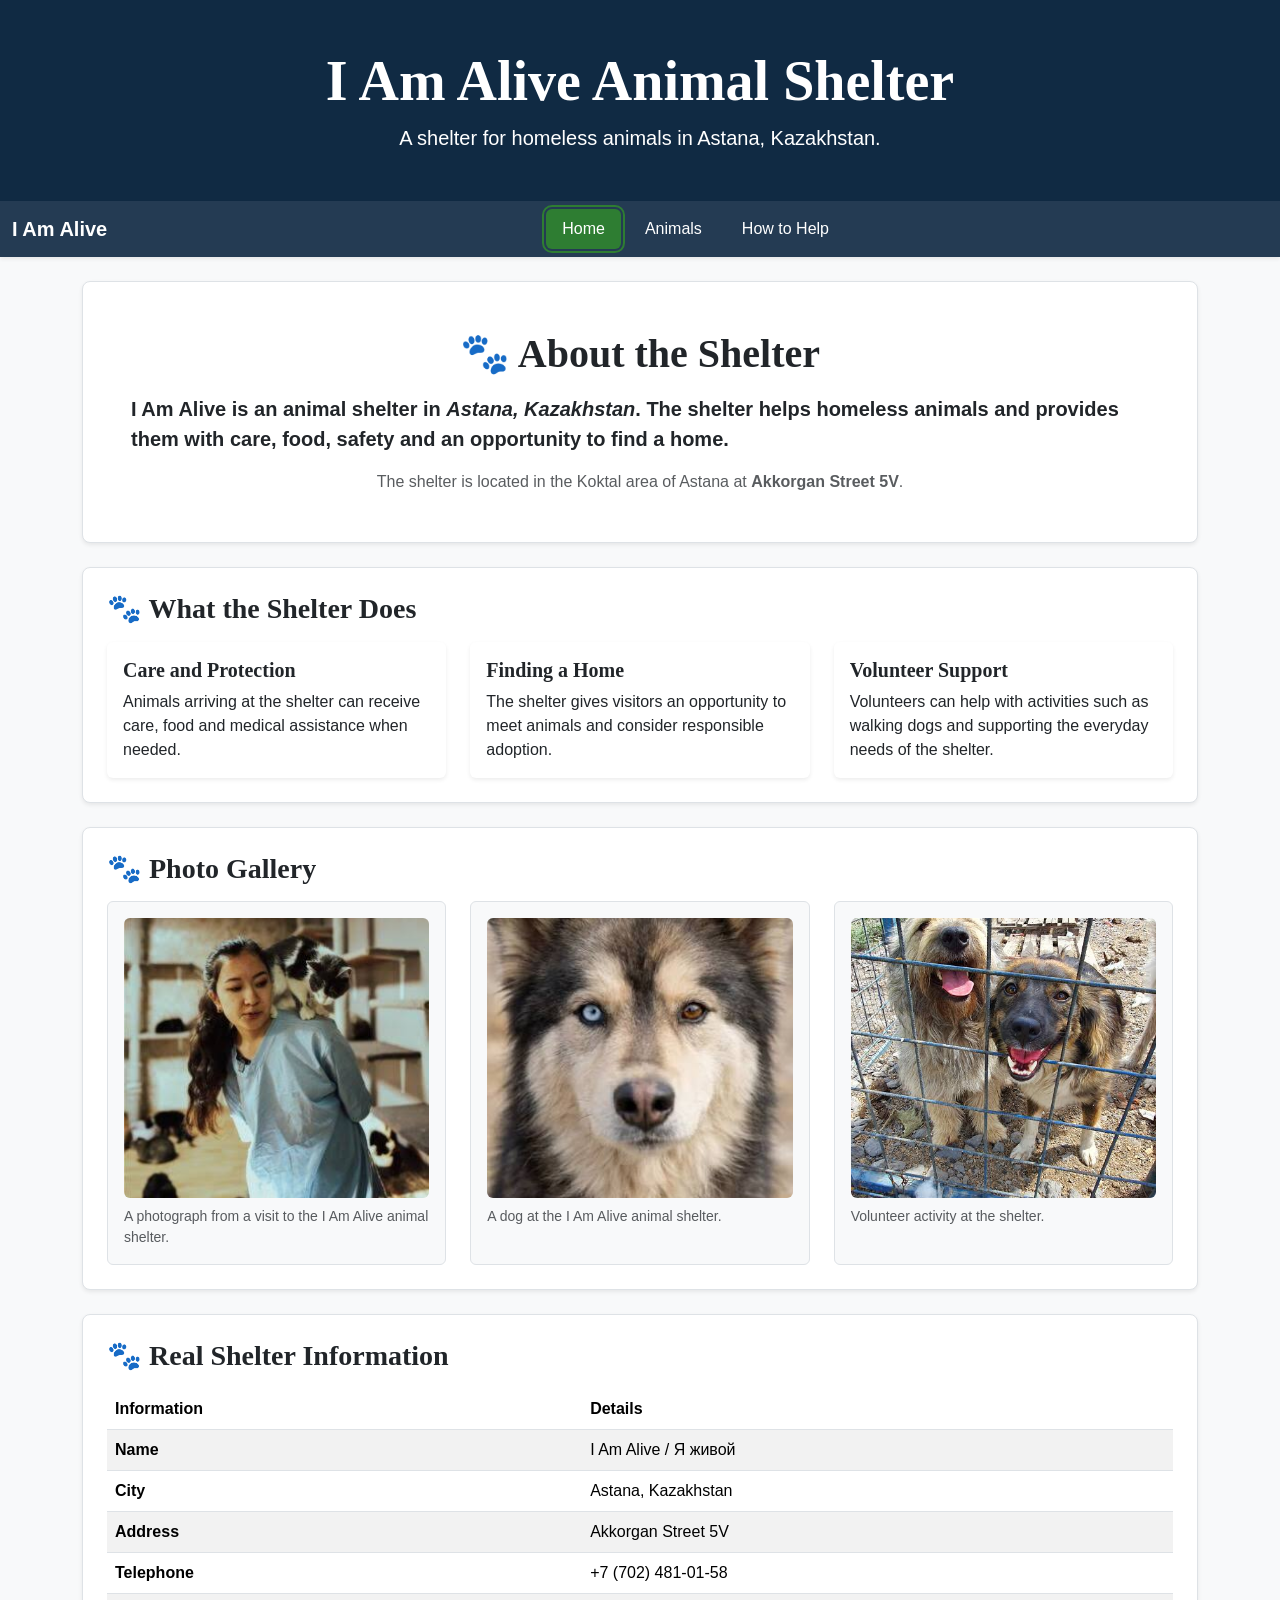
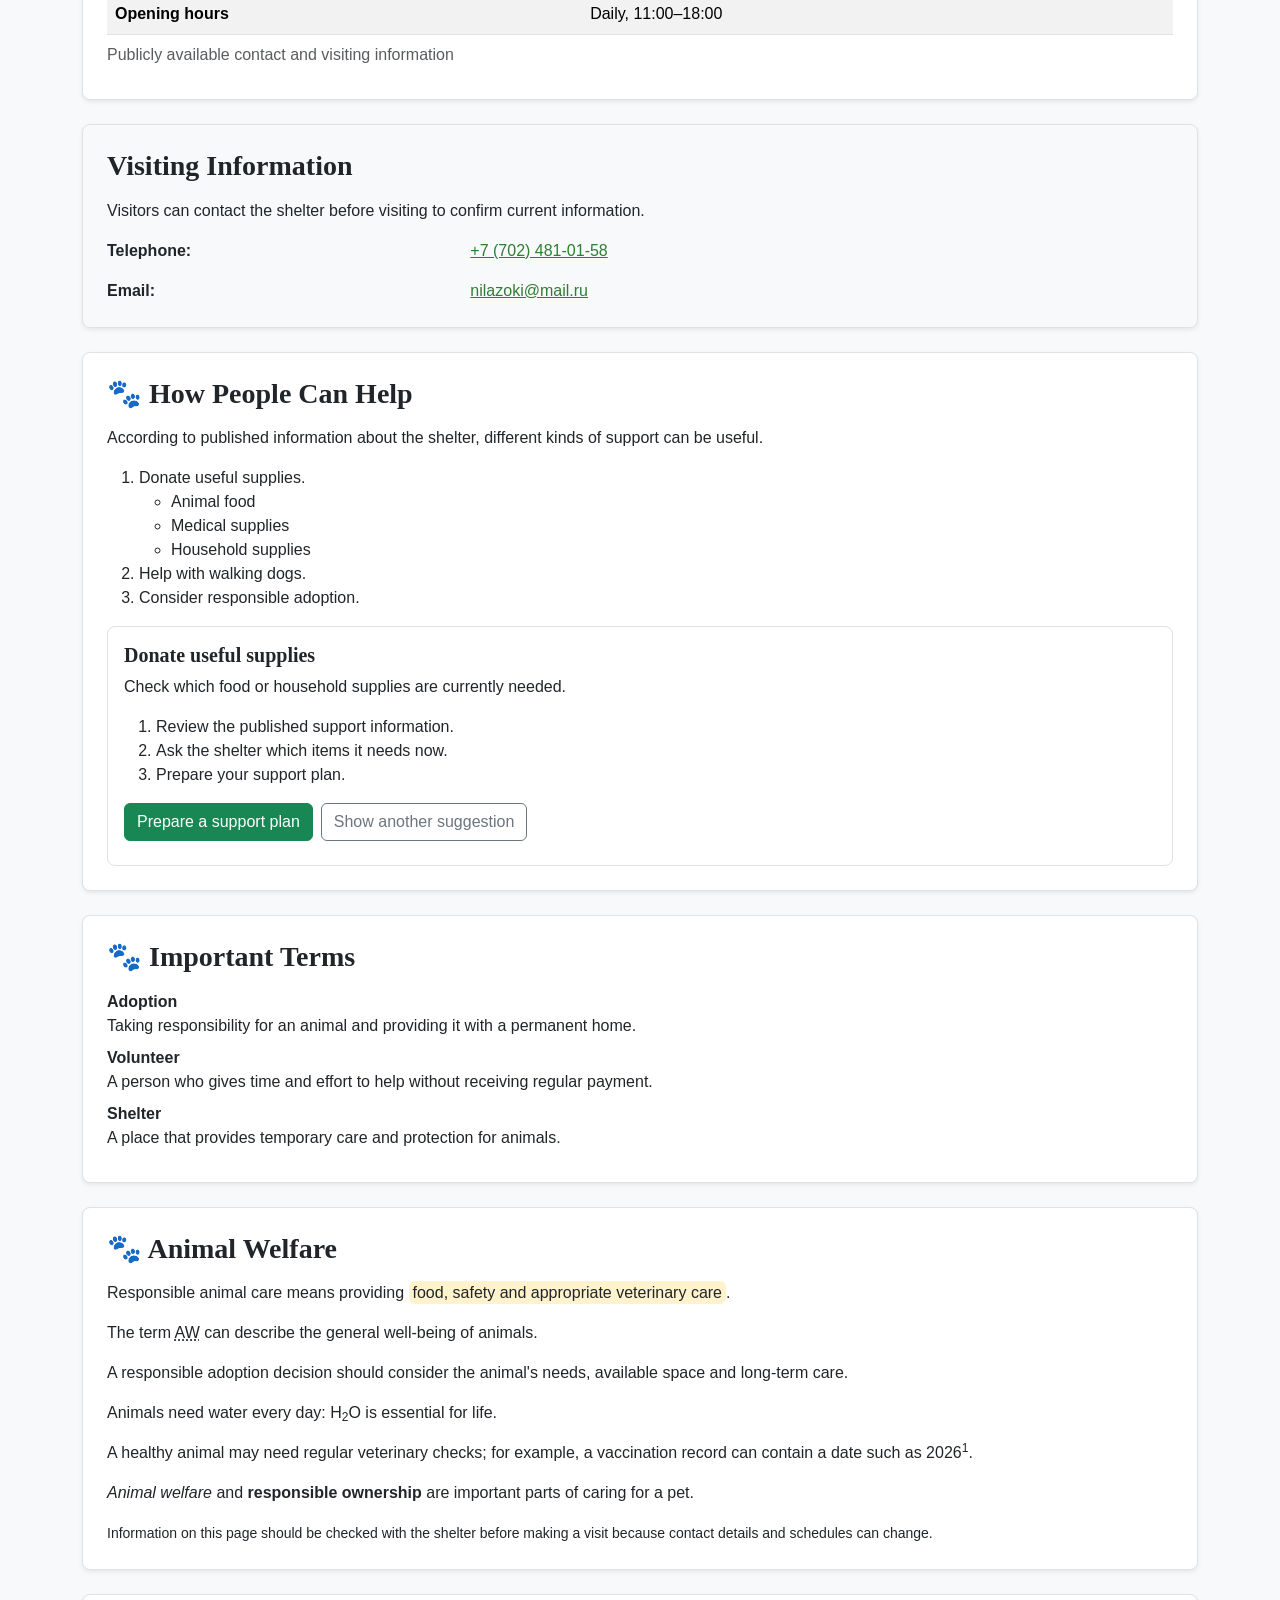
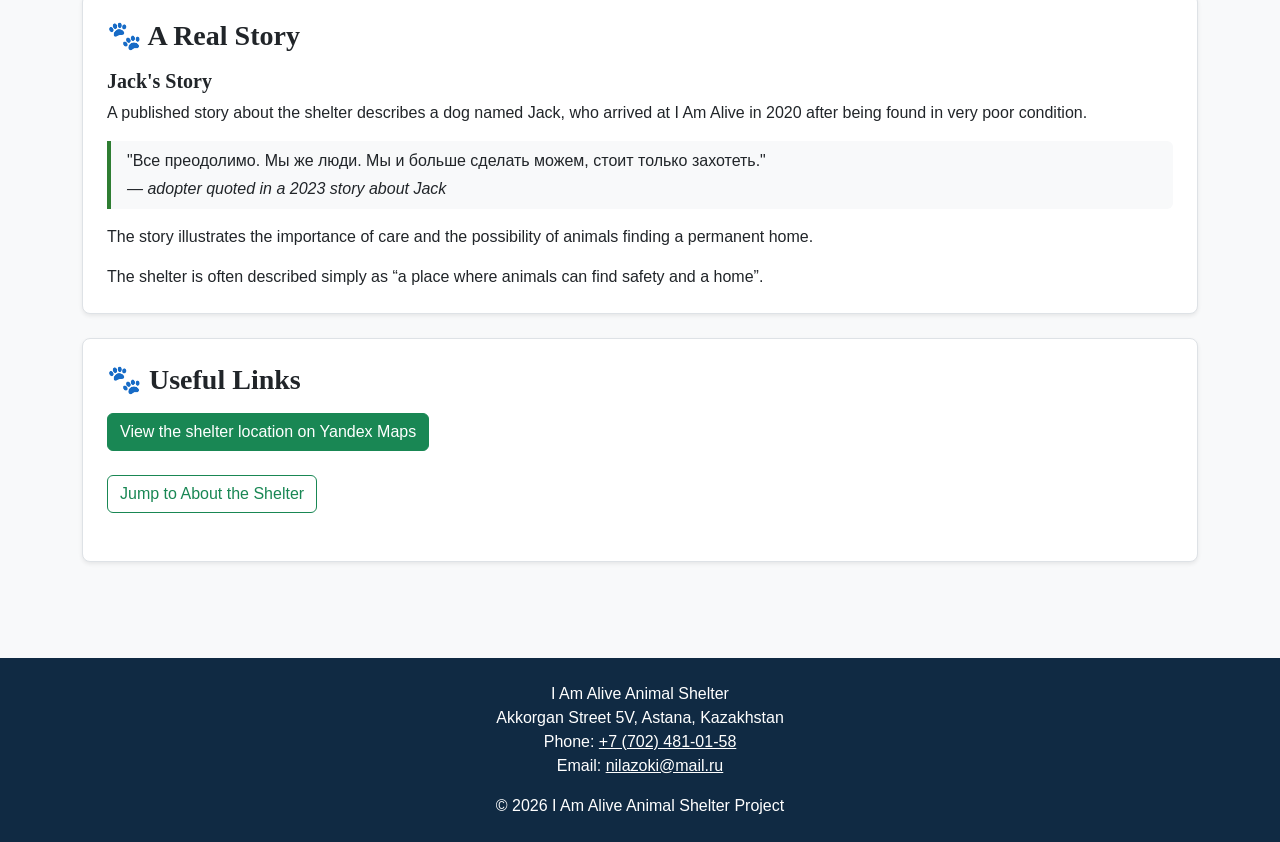
<file: index.html>
<!DOCTYPE html>
<html lang="en">
<head>
  <meta charset="utf-8"/>
  <meta content="width=device-width, initial-scale=1.0" name="viewport"/>
  <meta content="Information about I Am Alive animal shelter in Astana, Kazakhstan." name="description"/>
  <meta content="Bekkazy Bekarys" name="author"/>
  <!-- Author: Bekkazy Bekarys -->
  <title>I Am Alive Animal Shelter — Astana</title>

  <!-- Bootstrap 5.3.8 via CDN -->
  <link href="https://cdn.jsdelivr.net/npm/bootstrap@5.3.8/dist/css/bootstrap.min.css" rel="stylesheet"/>
  <link href="css/base.css" rel="stylesheet"/>
  <link href="css/bekarys.css" rel="stylesheet"/>
</head>

<body class="bg-light text-dark">

  <header class="bg-primary text-white text-center py-5" id="top">
    <h1 class="display-4 fw-bold mb-2">
      I Am Alive Animal Shelter
    </h1>
    <p class="lead mb-0 d-none d-md-block">
      A shelter for homeless animals in Astana, Kazakhstan.
    </p>
  </header>

  <nav aria-label="Main navigation" class="navbar navbar-expand-md navbar-dark bg-secondary shadow-sm">
    <!-- container-fluid keeps the navigation background and controls full width. -->
    <div class="container-fluid">
      <a class="navbar-brand fw-bold" href="index.html">
        I Am Alive
      </a>

      <button aria-controls="mainNavbar" aria-expanded="false" aria-label="Toggle navigation" class="navbar-toggler" id="navbar-toggle" data-bs-target="#mainNavbar" data-bs-toggle="collapse" type="button">
        <span class="navbar-toggler-icon"></span>
      </button>

      <div class="collapse navbar-collapse" id="mainNavbar">
        <ul class="navbar-nav mx-auto mb-2 mb-md-0 gap-md-2">
          <li class="nav-item">
            <a aria-current="page" class="nav-link px-md-3 active" href="index.html">Home</a>
          </li>
          <li class="nav-item">
            <a class="nav-link px-md-3" href="animals.html">Animals</a>
          </li>
          <li class="nav-item">
            <a class="nav-link px-md-3" href="help.html">How to Help</a>
          </li>
         
        </ul>
      </div>
    </div>
  </nav>

  <!-- container keeps the page content readable and centered on larger screens. -->
  <main class="container py-4">

    <section class="hero-section bg-white border rounded-3 shadow-sm p-4 mb-4 text-center p-md-5" id="about">
      <h2 class="display-6 fw-bold mb-3">
        About the Shelter
      </h2>
      <p class="lead fw-semibold text-center text-md-start">
        <strong>I Am Alive</strong> is an animal shelter in <em>Astana, Kazakhstan</em>. The shelter helps homeless animals and provides them with care, food, safety and an opportunity to find a home.
      </p>
      <p class="text-muted mb-0">
        The shelter is located in the Koktal area of Astana at <b>Akkorgan Street 5V</b>.
      </p>
    </section>

    <section class="service-grid bg-white border rounded-3 shadow-sm p-4 mb-4">
      <!-- Bootstrap component: cards. Adapted to the three shelter services with responsive grid columns. -->
      <h2 class="h3 fw-bold mb-3">
        What the Shelter Does
      </h2>

      <div class="row g-4">
        <div class="col-12 col-md-6 col-lg-4">
          <article class="service-card card h-100 shadow-sm border-0">
            <div class="card-body">
              <h3 class="h5 fw-semibold">
                Care and Protection
              </h3>
              <p class="mb-0">
                Animals arriving at the shelter can receive care, food and medical assistance when needed.
              </p>
            </div>
          </article>
        </div>

        <div class="col-12 col-md-6 col-lg-4">
          <article class="service-card card h-100 shadow-sm border-0">
            <div class="card-body">
              <h3 class="h5 fw-semibold">
                Finding a Home
              </h3>
              <p class="mb-0">
                The shelter gives visitors an opportunity to meet animals and consider responsible adoption.
              </p>
            </div>
          </article>
        </div>

        <div class="col-12 col-md-6 col-lg-4">
          <article class="service-card card h-100 shadow-sm border-0">
            <div class="card-body">
              <h3 class="h5 fw-semibold">
                Volunteer Support
              </h3>
              <p class="mb-0">
                Volunteers can help with activities such as walking dogs and supporting the everyday needs of the shelter.
              </p>
            </div>
          </article>
        </div>
      </div>
    </section>

    <section class="photo-gallery bg-white border rounded-3 shadow-sm p-4 mb-4">
      <h2 class="h3 fw-bold mb-3">
        Photo Gallery
      </h2>

      <div class="row g-4 align-items-stretch">
        <div class="col-12 col-md-6 col-lg-4">
          <figure class="gallery-item h-100 mb-0 bg-light border rounded p-3">
            <img alt="Dog and visitor during a visit to the I Am Alive animal shelter in Astana" class="img-fluid rounded" src="images/dog-volunteer.jpeg" width="500"/>
            <figcaption class="small text-muted mt-2 text-center text-md-start">
              A photograph from a visit to the I Am Alive animal shelter.
            </figcaption>
          </figure>
        </div>

        <div class="col-12 col-md-6 col-lg-4">
          <figure class="gallery-item h-100 mb-0 bg-light border rounded p-3">
            <img alt="Dog staying at the I Am Alive animal shelter in Astana" class="img-fluid rounded" src="images/shelter-dog.jpeg" width="500"/>
            <figcaption class="small text-muted mt-2 text-center text-md-start">
              A dog at the I Am Alive animal shelter.
            </figcaption>
          </figure>
        </div>

        <div class="col-12 col-md-6 col-lg-4">
          <figure class="gallery-item h-100 mb-0 bg-light border rounded p-3">
            <img alt="Volunteer walking a dog from the I Am Alive animal shelter" class="img-fluid rounded" src="images/dog-walk.jpeg" width="500"/>
            <figcaption class="small text-muted mt-2 text-center text-md-start">
              Volunteer activity at the shelter.
            </figcaption>
          </figure>
        </div>
      </div>
    </section>

    <section class="table-section bg-white border rounded-3 shadow-sm p-4 mb-4">
      <h2 class="h3 fw-bold mb-3">
        Real Shelter Information
      </h2>

      <div class="table-responsive">
        <table class="table table-striped table-hover align-middle mb-0">
          <caption>Publicly available contact and visiting information</caption>
          <thead>
            <tr>
              <th scope="col">Information</th>
              <th scope="col">Details</th>
            </tr>
          </thead>
          <tbody>
            <tr>
              <th scope="row">Name</th>
              <td>I Am Alive / Я живой</td>
            </tr>
            <tr>
              <th scope="row">City</th>
              <td>Astana, Kazakhstan</td>
            </tr>
            <tr>
              <th scope="row">Address</th>
              <td>Akkorgan Street 5V</td>
            </tr>
            <tr>
              <th scope="row">Telephone</th>
              <td>+7 (702) 481-01-58</td>
            </tr>
            <tr>
              <th scope="row">Opening hours</th>
              <td>Daily, 11:00–18:00</td>
            </tr>
          </tbody>
        </table>
      </div>
    </section>

    <aside class="contact-box border rounded-3 shadow-sm p-4 mb-4">
      <h2 class="h3 fw-bold mb-3">
        Visiting Information
      </h2>
      <p>
        Visitors can contact the shelter before visiting to confirm current information.
      </p>

      <div class="row g-3">
        <div class="col-12">
          <div class="row">
            <div class="col-sm-4 fw-semibold">Telephone:</div>
            <div class="col-sm-8">
              <a href="tel:+77024810158">+7 (702) 481-01-58</a>
            </div>
          </div>
        </div>
        <div class="col-12">
          <div class="row">
            <div class="col-sm-4 fw-semibold">Email:</div>
            <div class="col-sm-8">
              <a href="mailto:nilazoki@mail.ru">nilazoki@mail.ru</a>
            </div>
          </div>
        </div>
      </div>
    </aside>

    <section class="help-options bg-white border rounded-3 shadow-sm p-4 mb-4">
      <h2 class="h3 fw-bold mb-3">
        How People Can Help
      </h2>
      <p>
        According to published information about the shelter, different kinds of support can be useful.
      </p>

      <ol start="1">
        <li>
          Donate useful supplies.
          <ul>
            <li>Animal food</li>
            <li>Medical supplies</li>
            <li>Household supplies</li>
          </ul>
        </li>
        <li>Help with walking dogs.</li>
        <li>Consider responsible adoption.</li>
      </ol>
    </section>

    <section class="terms-section bg-white border rounded-3 shadow-sm p-4 mb-4">
      <h2 class="h3 fw-bold mb-3">
        Important Terms
      </h2>

      <dl class="mb-0">
        <dt>Adoption</dt>
        <dd>Taking responsibility for an animal and providing it with a permanent home.</dd>

        <dt>Volunteer</dt>
        <dd>A person who gives time and effort to help without receiving regular payment.</dd>

        <dt>Shelter</dt>
        <dd>A place that provides temporary care and protection for animals.</dd>
      </dl>
    </section>

    <section class="welfare-section bg-white border rounded-3 shadow-sm p-4 mb-4">
      <h2 class="h3 fw-bold mb-3">
        Animal Welfare
      </h2>

      <p>
        Responsible animal care means providing <mark class="px-1 rounded">food, safety and appropriate veterinary care</mark>.
      </p>
      <p>
        The term <abbr title="Animal Welfare">AW</abbr> can describe the general well-being of animals.
      </p>
      <p>
        A responsible adoption decision should consider the animal's needs, available space and long-term care.
      </p>
      <p>
        Animals need water every day: H<sub>2</sub>O is essential for life.
      </p>
      <p>
        A healthy animal may need regular veterinary checks; for example, a vaccination record can contain a date such as 2026<sup>1</sup>.
      </p>
      <p>
        <i>Animal welfare</i> and <b>responsible ownership</b> are important parts of caring for a pet.
      </p>
      <p class="mb-0">
        <small>
          Information on this page should be checked with the shelter before making a visit because contact details and schedules can change.
        </small>
      </p>
    </section>

    <section class="story-section bg-white border rounded-3 shadow-sm p-4 mb-4">
      <h2 class="h3 fw-bold mb-3">
        A Real Story
      </h2>

      <article>
        <h3 class="h5 fw-semibold">
          Jack's Story
        </h3>
        <p>
          A published story about the shelter describes a dog named Jack, who arrived at I Am Alive in 2020 after being found in very poor condition.
        </p>

        <blockquote class="border-start border-success border-4 ps-3 py-2 bg-light rounded-end">
          <p class="mb-1">
            "Все преодолимо. Мы же люди. Мы и больше сделать можем, стоит только захотеть."
          </p>
          <cite>— adopter quoted in a 2023 story about Jack</cite>
        </blockquote>

        <p>
          The story illustrates the importance of care and the possibility of animals finding a permanent home.
        </p>
        <p class="mb-0">
          The shelter is often described simply as <q>a place where animals can find safety and a home</q>.
        </p>
      </article>
    </section>

    <section class="html-demo bg-white border rounded-3 shadow-sm p-4 mb-4">
      <h2 class="h3 fw-bold mb-3">
        HTML Demonstration
      </h2>
      <p>
        The page uses HTML elements such as <code>&lt;section&gt;</code> and <code>&lt;article&gt;</code> to organize information.
      </p>

      <pre class="bg-light border rounded p-3 overflow-auto">&lt;section&gt;
    &lt;h2&gt;About the Shelter&lt;/h2&gt;
    &lt;p&gt;Information about the shelter.&lt;/p&gt;
&lt;/section&gt;</pre>

      <p>
        To open the browser's developer tools, a user can press <kbd>F12</kbd>.
      </p>
      <p>
        A successful command may produce output similar to: <samp>HTML document loaded</samp>.
      </p>

      <hr/>

      <p>
        The shelter project uses basic HTML &amp; semantic structure. The page does not use CSS &lt; or &gt; JavaScript.
      </p>
      <p class="mb-0">
        Useful entities include: &copy; &amp; &lt; &gt;
      </p>
    </section>

    <section class="links-section bg-white border rounded-3 shadow-sm p-4 mb-4">
      <h2 class="h3 fw-bold mb-3">
        Useful Links
      </h2>
      <p>
        <a class="btn btn-success me-2 mb-2" href="https://yandex.kz/maps/ru/org/ya_zhivoy/231771024536/" rel="noopener noreferrer" target="_blank">
          View the shelter location on Yandex Maps
        </a>
      </p>
      <p>
        <a class="btn btn-outline-success me-2 mb-2" href="#about">
          Jump to About the Shelter
        </a>
      </p>
      <p class="mb-0">
        <a class="btn btn-secondary btn-sm mb-2" href="#top">
          Return to the top of the page
        </a>
      </p>
    </section>

  </main>

  <footer class="bg-primary text-white text-center py-4 mt-5">
    <address>
      I Am Alive Animal Shelter<br/>
      Akkorgan Street 5V, Astana, Kazakhstan<br/>
      Phone: <a class="text-white" href="tel:+77024810158">+7 (702) 481-01-58</a><br/>
      Email: <a class="text-white" href="mailto:nilazoki@mail.ru">nilazoki@mail.ru</a>
    </address>
    <p class="mb-0">&copy; 2026 I Am Alive Animal Shelter Project</p>
  </footer>

  <script src="js/main.js" defer></script>
  <script src="js/index.js" defer></script>
  <!-- Bootstrap 5.3.8 JavaScript bundle for responsive components such as the navbar toggler. -->
  <script src="https://cdn.jsdelivr.net/npm/bootstrap@5.3.8/dist/js/bootstrap.bundle.min.js"></script>

</body>
</html>
</file>
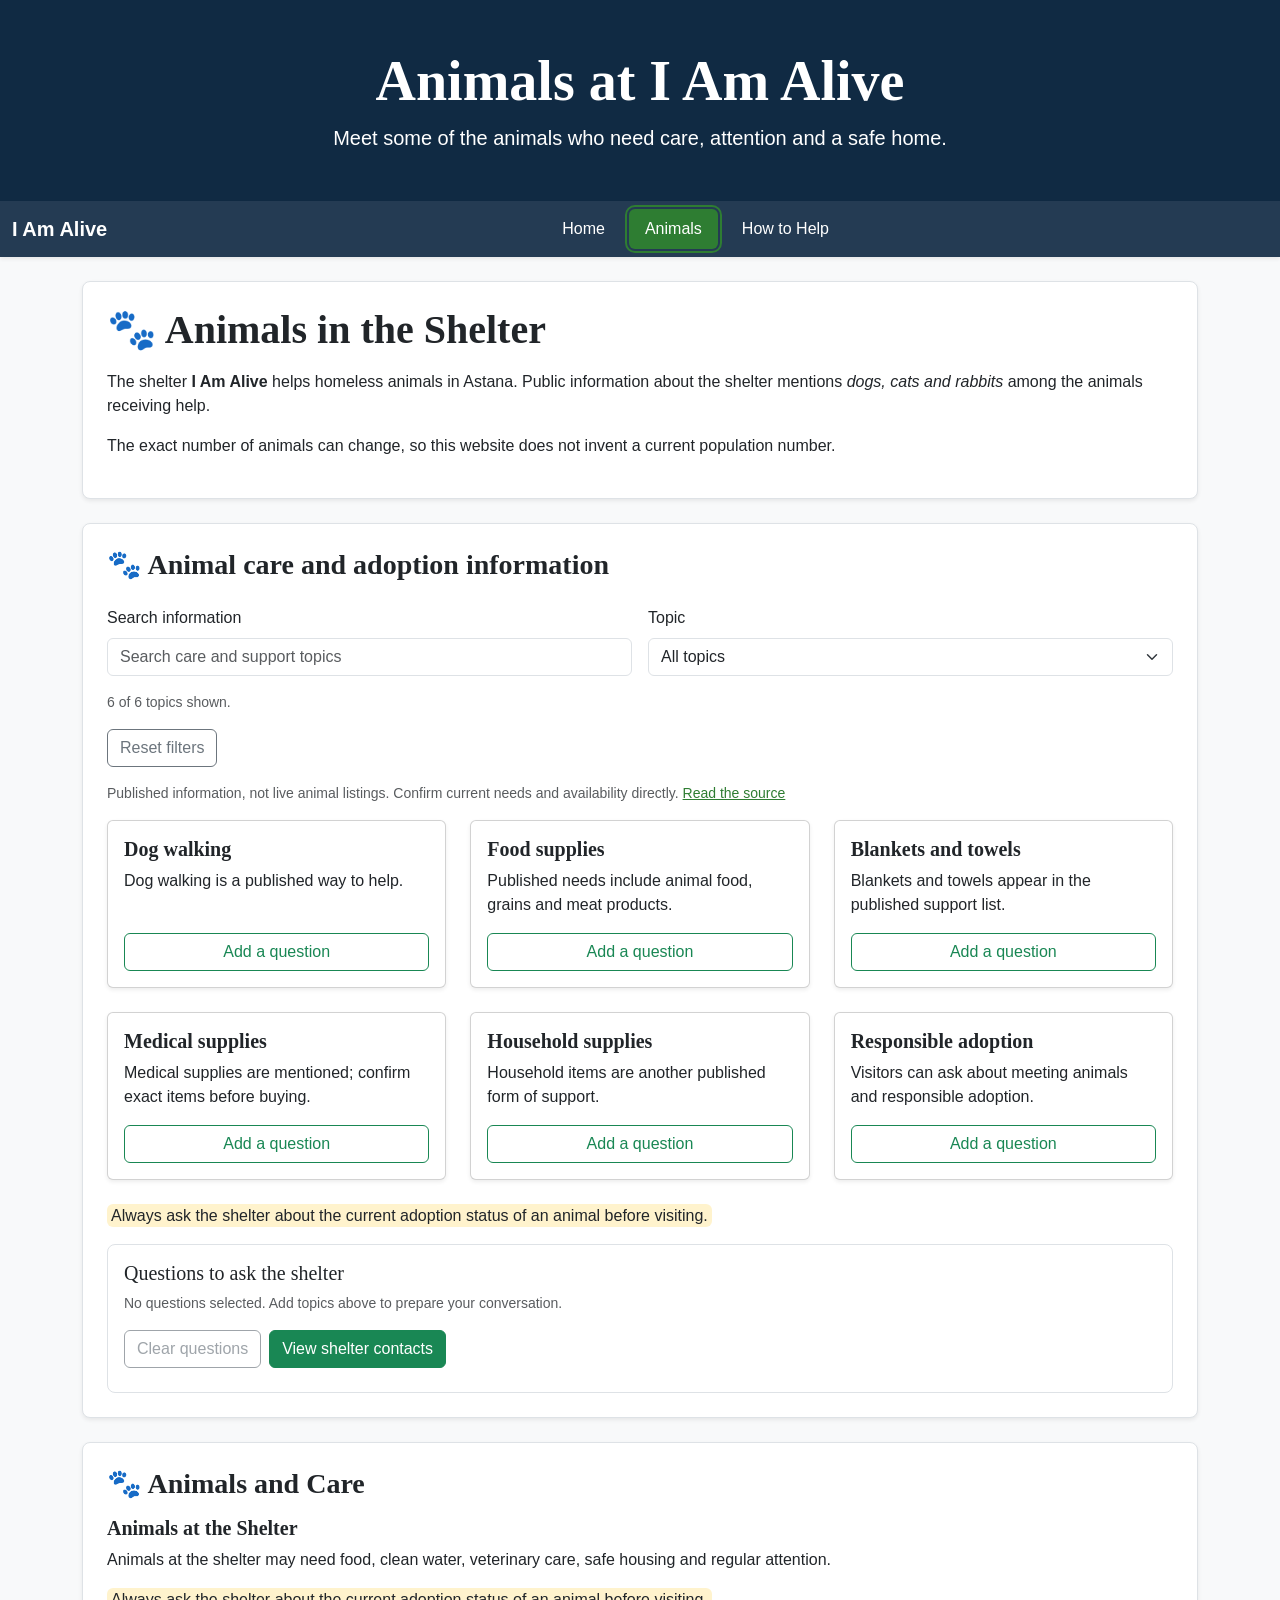
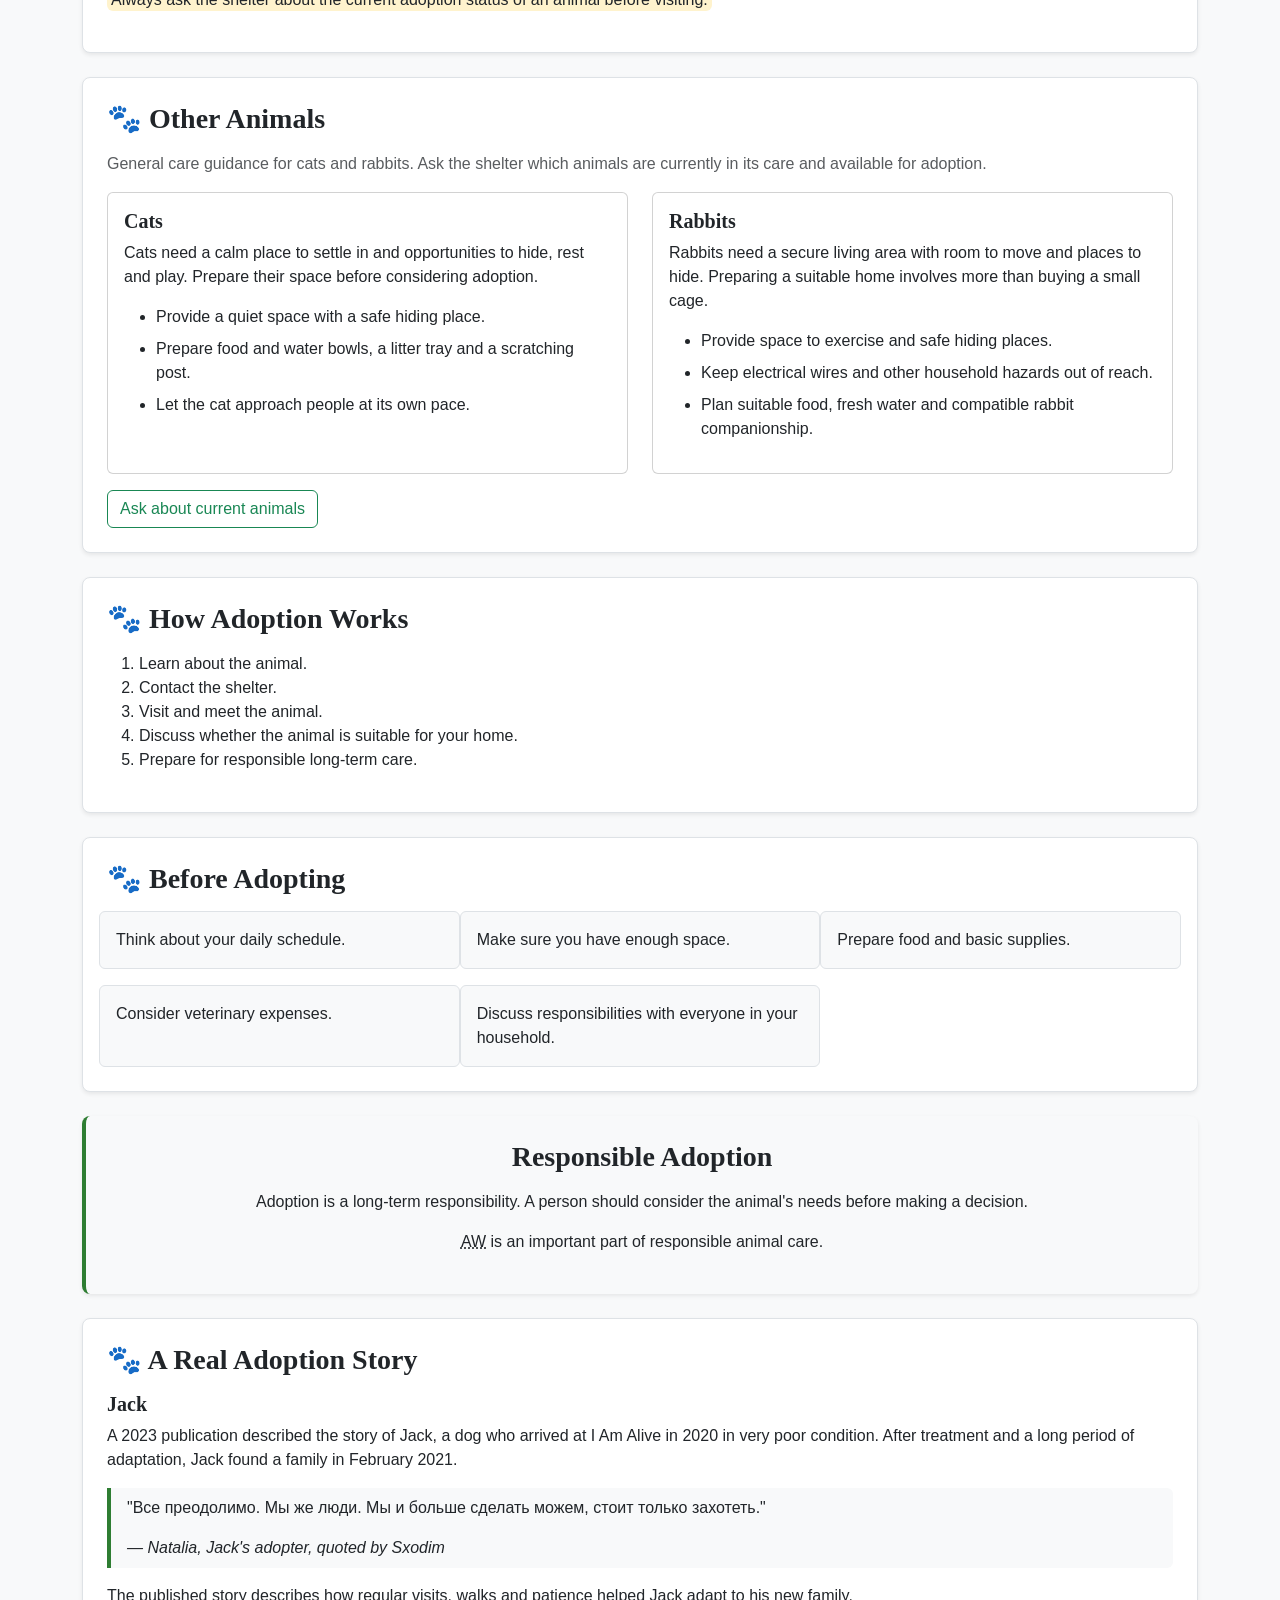
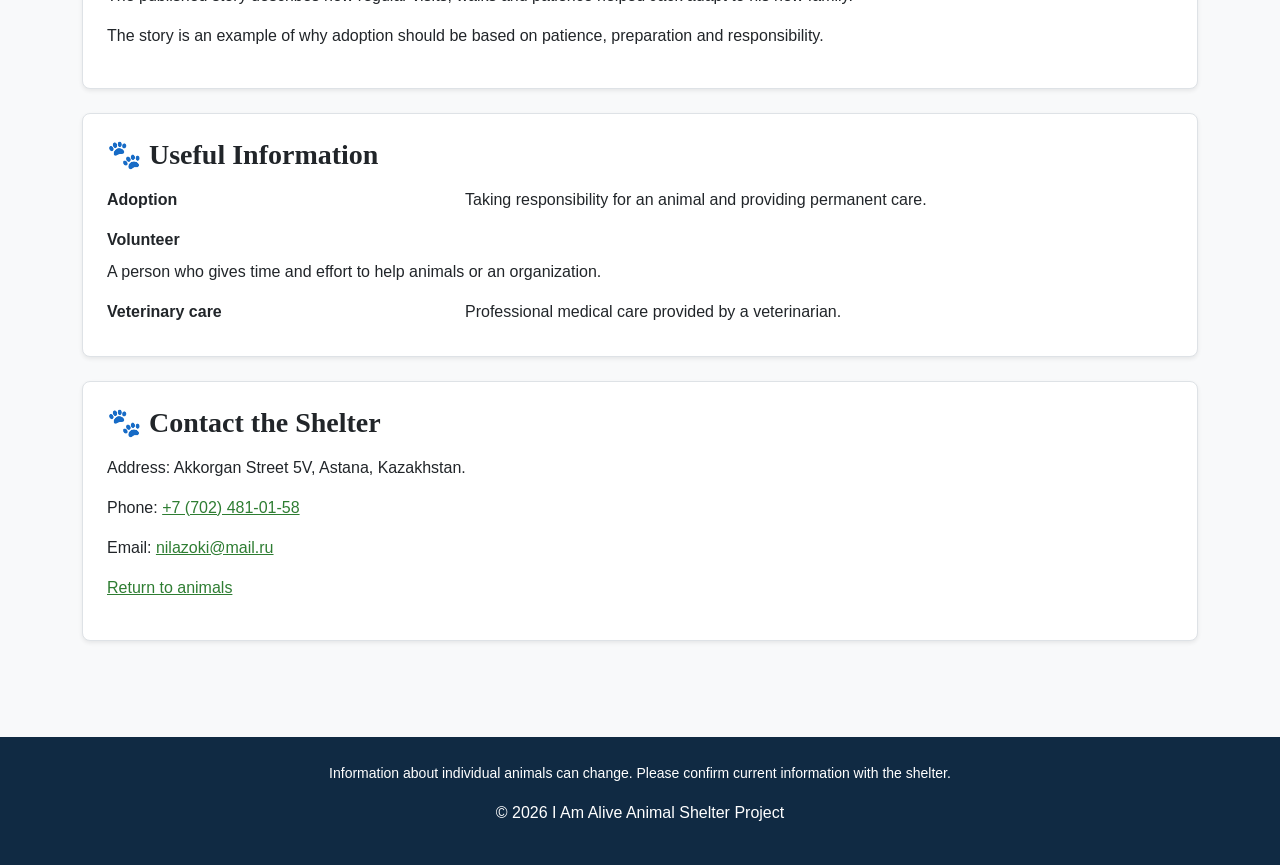
<file: animals.html>
<!DOCTYPE html>
<html lang="en">
<head>
  <meta charset="utf-8"/>
  <meta content="width=device-width, initial-scale=1.0" name="viewport"/>
  <meta content="Animals and adoption information from I Am Alive animal shelter in Astana." name="description"/>
  <meta content="Bekkazy Bekarys" name="author"/>
  <!-- Author: Bekkazy Bekarys -->
  <title>I Am Alive — Animals</title>

  <!-- Bootstrap 5.3.8 via CDN -->
  <link href="https://cdn.jsdelivr.net/npm/bootstrap@5.3.8/dist/css/bootstrap.min.css" rel="stylesheet"/>
  <link href="css/base.css" rel="stylesheet"/>
  <link href="css/bekarys.css" rel="stylesheet"/>
</head>

<body class="bg-light text-dark">

  <header class="bg-primary text-white text-center py-5" id="top">
    <h1 class="display-4 fw-bold mb-2">
      Animals at I Am Alive
    </h1>
    <p class="lead mb-0">
      Meet some of the animals who need care, attention and a safe home.
    </p>
  </header>

  <nav aria-label="Main navigation" class="navbar navbar-expand-md navbar-dark bg-secondary shadow-sm">
    <!-- container-fluid keeps the navigation background and controls full width. -->
    <div class="container-fluid">
      <a class="navbar-brand fw-bold" href="index.html">
        I Am Alive
      </a>

      <button aria-controls="mainNavbar" aria-expanded="false" aria-label="Toggle navigation" class="navbar-toggler" id="navbar-toggle" data-bs-target="#mainNavbar" data-bs-toggle="collapse" type="button">
        <span class="navbar-toggler-icon"></span>
      </button>

      <div class="collapse navbar-collapse" id="mainNavbar">
        <ul class="navbar-nav mx-auto mb-2 mb-md-0 gap-md-2">
          <li class="nav-item">
            <a class="nav-link px-md-3" href="index.html">Home</a>
          </li>
          <li class="nav-item">
            <a aria-current="page" class="nav-link px-md-3 active" href="animals.html">Animals</a>
          </li>
          <li class="nav-item">
            <a class="nav-link px-md-3" href="help.html">How to Help</a>
          </li>
         
        </ul>
      </div>
    </div>
  </nav>

  <!-- container keeps the page content readable and centered on larger screens. -->
  <main class="container py-4">

    <section class="bg-white border rounded-3 shadow-sm p-4 mb-4" id="animals">
      <h2 class="display-6 fw-bold mb-3">
        Animals in the Shelter
      </h2>
      <p>
        The shelter <strong>I Am Alive</strong> helps homeless animals in Astana. Public information about the shelter mentions <em>dogs, cats and rabbits</em> among the animals receiving help.
      </p>
      <p>
        The exact number of animals can change, so this website does not invent a current population number.
      </p>
    </section>

    <section class="animal-list bg-white border rounded-3 shadow-sm p-4 mb-4">
      <h2 class="h3 fw-bold mb-4">
        Dogs
      </h2>

      <div class="row g-4">
        <div class="col-12 col-md-6 col-lg-4">
          <article class="card h-100 shadow-sm">
            <img alt="Dog staying at I Am Alive animal shelter in Astana" class="card-img-top animal-image" src="images/dog-volunteer.jpeg"/>
            <div class="card-body">
              <h3 class="card-title h5 fw-semibold">
                Dogs Looking for Homes
              </h3>
              <p class="card-text">
                Dogs at a shelter may need regular walks, food, veterinary attention and social interaction.
              </p>
            </div>
          </article>
        </div>

        <div class="col-12 col-md-6 col-lg-4">
          <article class="card h-100 shadow-sm">
            <img alt="Dog being walked outside" class="card-img-top animal-image" src="images/dog-walk.jpeg"/>
            <div class="card-body">
              <h3 class="card-title h5 fw-semibold">
                Daily Walks
              </h3>
              <p class="card-text">
                Regular walks and attention help shelter dogs stay active and become more comfortable around people.
              </p>
            </div>
          </article>
        </div>

        <div class="col-12 col-md-6 col-lg-4">
          <article class="card h-100 shadow-sm">
            <img alt="Dog staying at the I Am Alive animal shelter in Astana" class="card-img-top animal-image" src="images/shelter-dog.jpeg"/>
            <div class="card-body">
              <h3 class="card-title h5 fw-semibold">
                Shelter Care
              </h3>
              <p class="card-text">
                Animals at the shelter may need food, clean water, veterinary care, safe housing and regular attention.
              </p>
            </div>
          </article>
        </div>
      </div>

      <p class="mt-4 mb-0">
        <mark class="px-1 rounded">
          Always ask the shelter about the current adoption status of an animal before visiting.
        </mark>
      </p>
    </section>

    <section class="bg-white border rounded-3 shadow-sm p-4 mb-4">
      <h2 class="h3 fw-bold mb-3">
        Animals and Care
      </h2>
      <article>
        <h3 class="h5 fw-semibold">
          Animals at the Shelter
        </h3>
        <figure>
          <img alt="Dog staying at the I Am Alive animal shelter in Astana" class="img-fluid rounded" src="images/shelter-dog.jpeg" width="500"/>
          <figcaption class="small text-muted mt-2 text-center text-md-start">
            An animal staying at the I Am Alive shelter.
          </figcaption>
        </figure>
        <p>
          Animals at the shelter may need food, clean water, veterinary care, safe housing and regular attention.
        </p>
        <p>
          <mark class="px-1 rounded">
            Always ask the shelter about the current adoption status of an animal before visiting.
          </mark>
        </p>
      </article>
    </section>

    <section class="bg-white border rounded-3 shadow-sm p-4 mb-4">
      <h2 class="h3 fw-bold mb-3">
        Other Animals
      </h2>
      <article>
        <h3 class="h5 fw-semibold">
          Rabbits
        </h3>
        <p>
          Public reviews of the shelter also mention rabbits. Information about individual animals should be confirmed directly with the shelter.
        </p>
      </article>
    </section>

    <section class="adoption-section bg-white border rounded-3 shadow-sm p-4 mb-4">
      <h2 class="h3 fw-bold mb-3">
        How Adoption Works
      </h2>
      <ol start="1">
        <li>Learn about the animal.</li>
        <li>Contact the shelter.</li>
        <li>Visit and meet the animal.</li>
        <li>Discuss whether the animal is suitable for your home.</li>
        <li>Prepare for responsible long-term care.</li>
      </ol>
    </section>

    <section class="bg-white border rounded-3 shadow-sm p-4 mb-4">
      <h2 class="h3 fw-bold mb-3">
        Before Adopting
      </h2>
      <ul class="row g-3 list-unstyled mb-0">
        <li class="col-12 col-md-6 col-lg-4 border rounded p-3 bg-light">
          Think about your daily schedule.
        </li>
        <li class="col-12 col-md-6 col-lg-4 border rounded p-3 bg-light">
          Make sure you have enough space.
        </li>
        <li class="col-12 col-md-6 col-lg-4 border rounded p-3 bg-light">
          Prepare food and basic supplies.
        </li>
        <li class="col-12 col-md-6 col-lg-4 border rounded p-3 bg-light">
          Consider veterinary expenses.
        </li>
        <li class="col-12 col-md-6 col-lg-4 border rounded p-3 bg-light">
          Discuss responsibilities with everyone in your household.
        </li>
      </ul>
    </section>

    <aside class="bg-light border-start border-success border-4 rounded-3 shadow-sm p-4 mb-4 text-center">
      <h2 class="h3 fw-bold mb-3">
        Responsible Adoption
      </h2>
      <p>
        Adoption is a long-term responsibility. A person should consider the animal's needs before making a decision.
      </p>
      <p>
        <abbr title="Animal Welfare">AW</abbr> is an important part of responsible animal care.
      </p>
    </aside>

    <section class="bg-white border rounded-3 shadow-sm p-4 mb-4">
      <h2 class="h3 fw-bold mb-3">
        A Real Adoption Story
      </h2>
      <article>
        <h3 class="h5 fw-semibold">
          Jack
        </h3>
        <p>
          A 2023 publication described the story of Jack, a dog who arrived at I Am Alive in 2020 in very poor condition. After treatment and a long period of adaptation, Jack found a family in February 2021.
        </p>
        <blockquote class="border-start border-success border-4 ps-3 py-2 bg-light rounded-end">
          <p>
            "Все преодолимо. Мы же люди. Мы и больше сделать можем, стоит только захотеть."
          </p>
          <cite>— Natalia, Jack's adopter, quoted by Sxodim</cite>
        </blockquote>
        <p>
          The published story describes how regular visits, walks and patience helped Jack adapt to his new family.
        </p>
        <p>
          The story is an example of why adoption should be based on patience, preparation and responsibility.
        </p>
      </article>
    </section>

    <section class="center-margin bg-white border rounded-3 shadow-sm p-4 mb-4">
      <h2 class="h3 fw-bold mb-3">
        Useful Information
      </h2>
      <dl class="row g-2 mb-0">
        <dt class="col-md-4 fw-bold">Adoption</dt>
        <dd class="col-md-8">Taking responsibility for an animal and providing permanent care.</dd>

        <dt class="col-md-4 fw-bold">Volunteer</dt>
        <dd class="col-dd-8">A person who gives time and effort to help animals or an organization.</dd>

        <dt class="col-md-4 fw-bold">Veterinary care</dt>
        <dd class="col-md-8">Professional medical care provided by a veterinarian.</dd>
      </dl>
    </section>

    <section class="bg-white border rounded-3 shadow-sm p-4 mb-4" id="contact">
      <h2 class="h3 fw-bold mb-3">
        Contact the Shelter
      </h2>
      <p>
        Address: Akkorgan Street 5V, Astana, Kazakhstan.
      </p>
      <p>
        Phone: <a href="tel:+77024810158">+7 (702) 481-01-58</a>
      </p>
      <p>
        Email: <a href="mailto:nilazoki@mail.ru">nilazoki@mail.ru</a>
      </p>
      <p>
        <a href="#animals">Return to animals</a>
      </p>
      <p>
        <a href="#top">Return to the top</a>
      </p>
    </section>

  </main>

  <footer class="bg-primary text-white text-center py-4 mt-5">
    <p>
      <small>
        Information about individual animals can change. Please confirm current information with the shelter.
      </small>
    </p>
    <p>© 2026 I Am Alive Animal Shelter Project</p>
  </footer>

  <script src="js/main.js" defer></script>
  <script src="js/animals.js" defer></script>
  <!-- Bootstrap 5.3.8 JavaScript bundle for responsive components such as the navbar toggler. -->
  <script src="https://cdn.jsdelivr.net/npm/bootstrap@5.3.8/dist/js/bootstrap.bundle.min.js"></script>

</body>
</html>
</file>
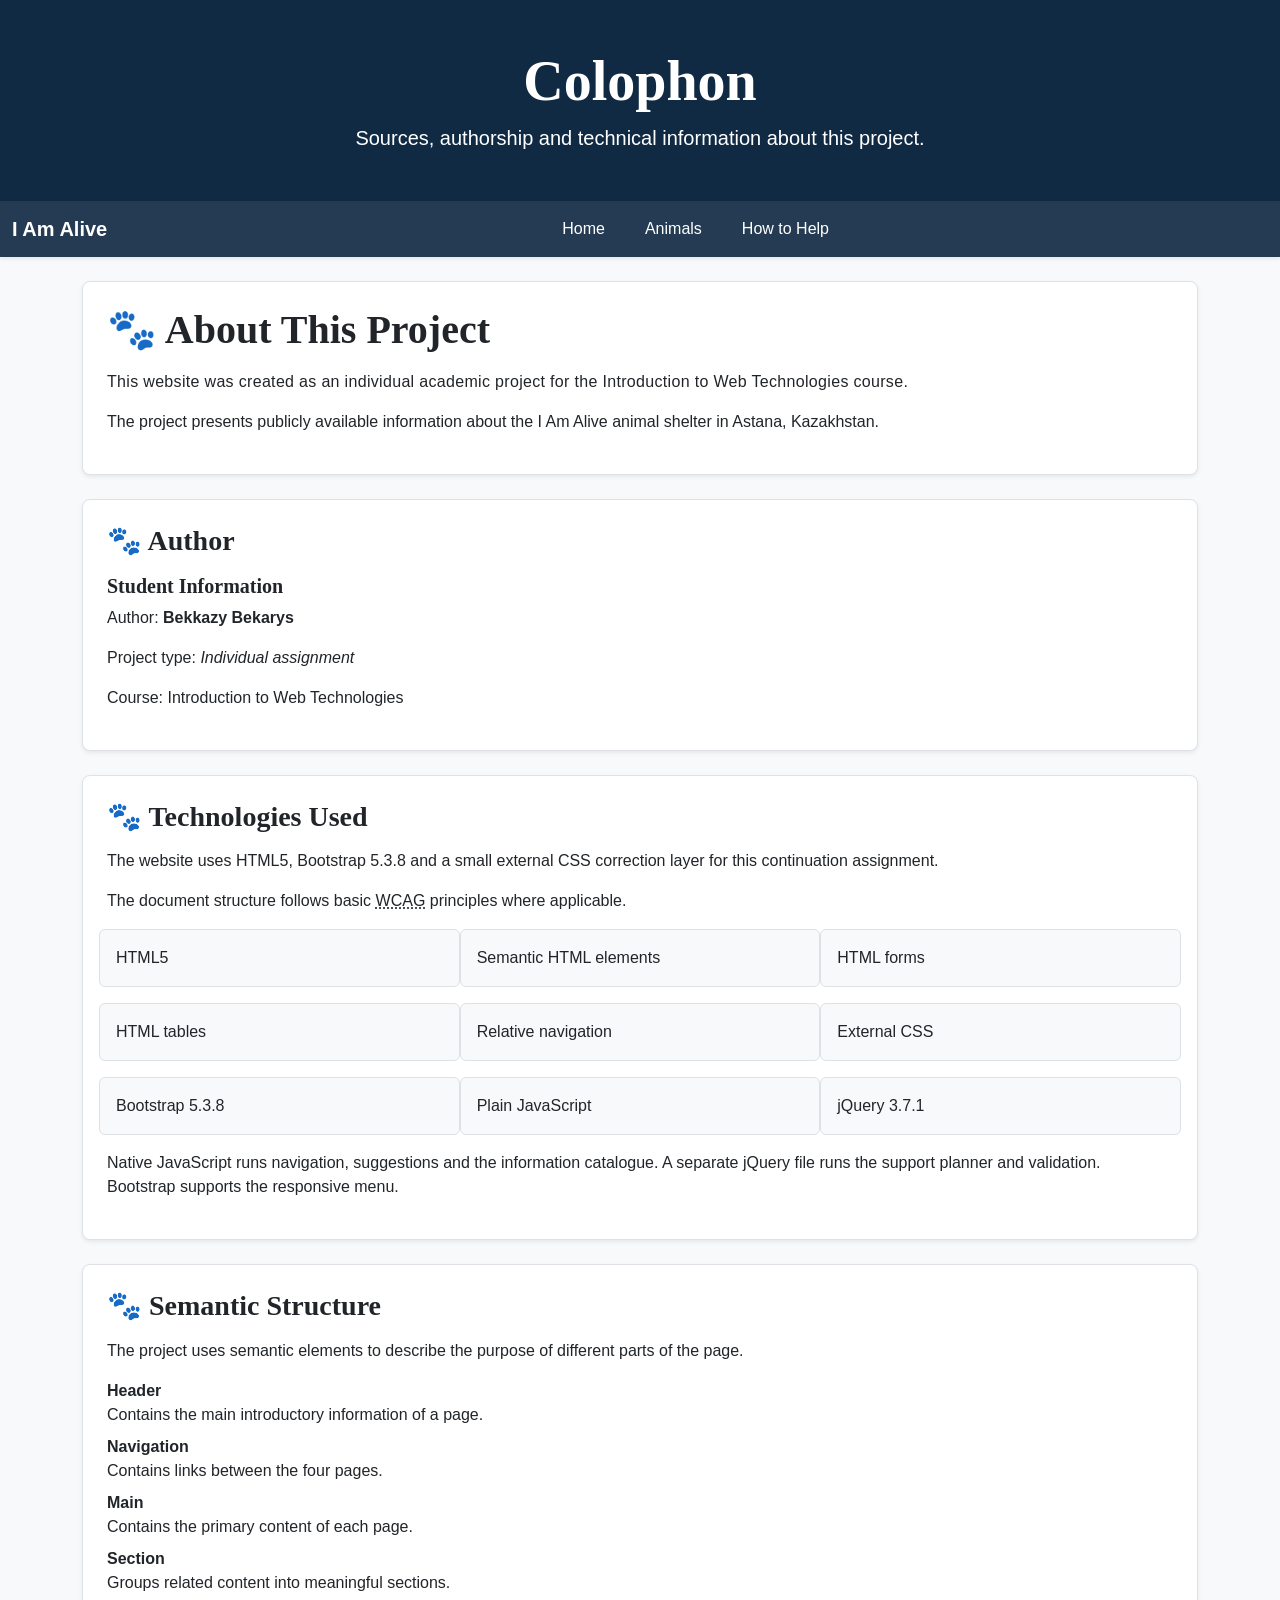
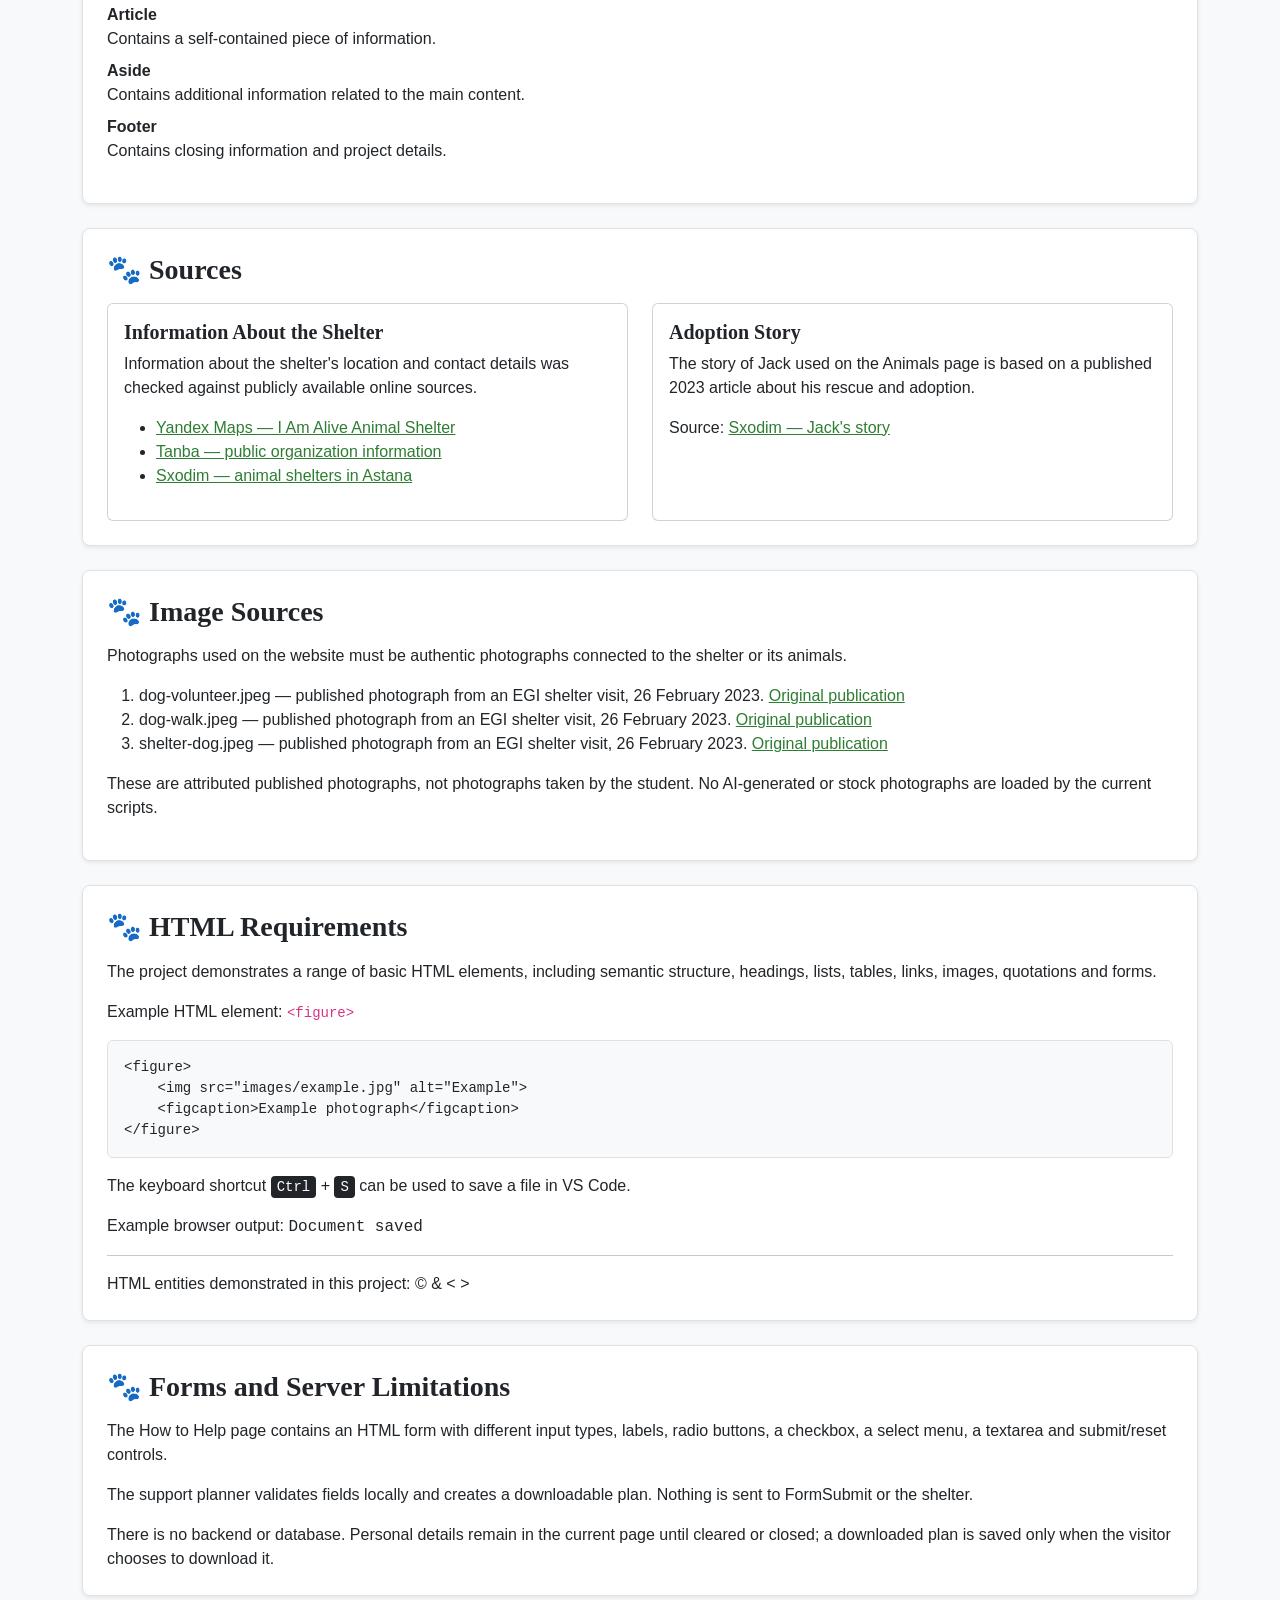
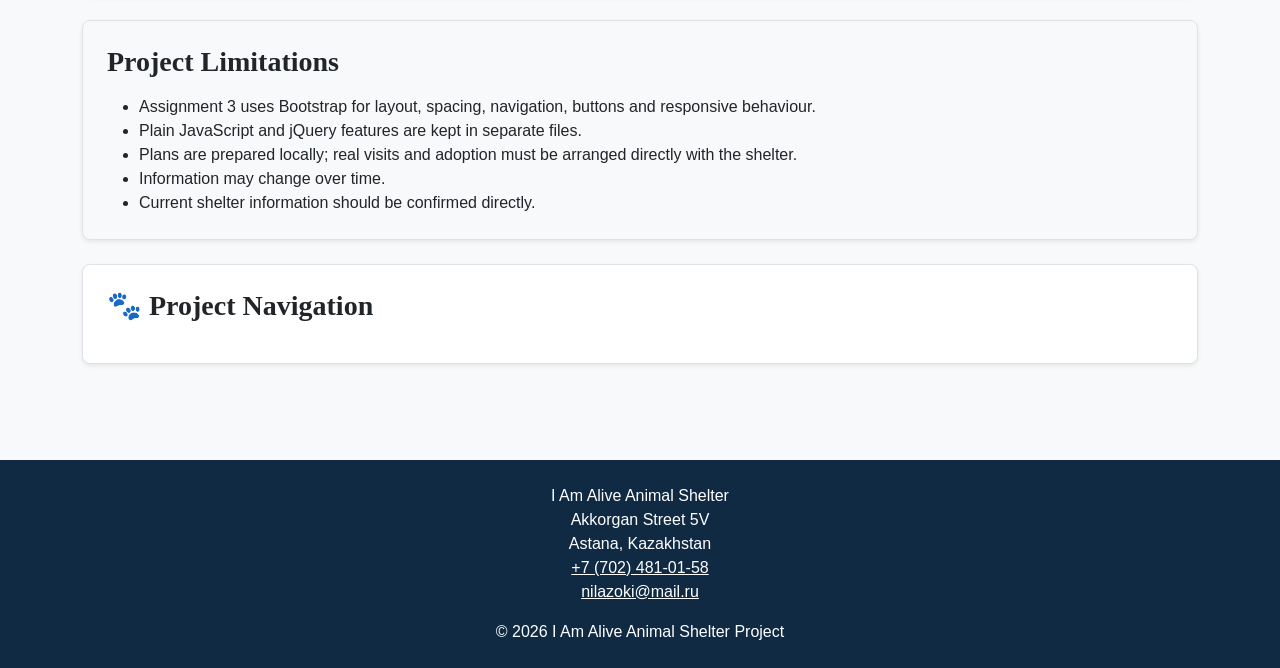
<file: colophon.html>
<!DOCTYPE html>
<html lang="en">
<head>
  <meta charset="utf-8"/>
  <meta content="width=device-width, initial-scale=1.0" name="viewport"/>
  <meta content="Sources, authorship and technical information about the I Am Alive shelter project." name="description"/>
  <meta content="Bekkazy Bekarys" name="author"/>
  <!-- Author: Bekkazy Bekarys -->
  <title>I Am Alive — Colophon</title>

  <!-- Bootstrap 5.3.8 via CDN -->
  <link href="https://cdn.jsdelivr.net/npm/bootstrap@5.3.8/dist/css/bootstrap.min.css" rel="stylesheet"/>
  <link href="css/base.css" rel="stylesheet"/>
  <link href="css/bekarys.css" rel="stylesheet"/>
</head>

<body class="bg-light text-dark">

  <header class="bg-primary text-white text-center py-5" id="top">
    <h1 class="display-4 fw-bold mb-2">
      Colophon
    </h1>
    <p class="lead mb-0">
      Sources, authorship and technical information about this project.
    </p>
  </header>

  <nav aria-label="Main navigation" class="navbar navbar-expand-md navbar-dark bg-secondary shadow-sm">
    <!-- container-fluid keeps the navigation background and controls full width. -->
    <div class="container-fluid">
      <a class="navbar-brand fw-bold" href="index.html">
        I Am Alive
      </a>

      <button aria-controls="mainNavbar" aria-expanded="false" aria-label="Toggle navigation" class="navbar-toggler" id="navbar-toggle" data-bs-target="#mainNavbar" data-bs-toggle="collapse" type="button">
        <span class="navbar-toggler-icon"></span>
      </button>

      <div class="collapse navbar-collapse" id="mainNavbar">
        <ul class="navbar-nav mx-auto mb-2 mb-md-0 gap-md-2">
          <li class="nav-item">
            <a class="nav-link px-md-3" href="index.html">Home</a>
          </li>
          <li class="nav-item">
            <a class="nav-link px-md-3" href="animals.html">Animals</a>
          </li>
          <li class="nav-item">
            <a class="nav-link px-md-3" href="help.html">How to Help</a>
          </li>
          <li class="nav-item">
            <a aria-current="page" class="nav-link px-md-3 active" href="colophon.html">Colophon</a>
          </li>
        </ul>
      </div>
    </div>
  </nav>

  <!-- container keeps the page content readable and centered on larger screens. -->
  <main class="container py-4">

    <section class="hero-section bg-white border rounded-3 shadow-sm p-4 mb-4" id="project">
      <h2 class="display-6 fw-bold mb-3">
        About This Project
      </h2>
      <p class="highlight-text">
        This website was created as an individual academic project for the Introduction to Web Technologies course.
      </p>
      <p>
        The project presents publicly available information about the I Am Alive animal shelter in Astana, Kazakhstan.
      </p>
    </section>

    <section class="author-section bg-white border rounded-3 shadow-sm p-4 mb-4">
      <h2 class="h3 fw-bold mb-3">
        Author
      </h2>
      <article class="author-card">
        <h3 class="h5 fw-semibold">
          Student Information
        </h3>
        <p>
          Author: <strong>Bekkazy Bekarys</strong>
        </p>
        <p>
          Project type: <em>Individual assignment</em>
        </p>
        <p>
          Course: Introduction to Web Technologies
        </p>
      </article>
    </section>

    <section class="technology-section bg-white border rounded-3 shadow-sm p-4 mb-4">
      <h2 class="h3 fw-bold mb-3">
        Technologies Used
      </h2>
      <p>
        The website uses HTML5, Bootstrap 5.3.8 and a small external CSS correction layer for this continuation assignment.
      </p>
      <p>
        The document structure follows basic <abbr title="Web Content Accessibility Guidelines">WCAG</abbr> principles where applicable.
      </p>

      <ul class="row g-3 list-unstyled mb-0">
        <li class="col-12 col-sm-6 col-lg-4 border rounded p-3 bg-light">HTML5</li>
        <li class="col-12 col-sm-6 col-lg-4 border rounded p-3 bg-light">Semantic HTML elements</li>
        <li class="col-12 col-sm-6 col-lg-4 border rounded p-3 bg-light">HTML forms</li>
        <li class="col-12 col-sm-6 col-lg-4 border rounded p-3 bg-light">HTML tables</li>
        <li class="col-12 col-sm-6 col-lg-4 border rounded p-3 bg-light">Relative navigation</li>
        <li class="col-12 col-sm-6 col-lg-4 border rounded p-3 bg-light">External CSS</li>
        <li class="col-12 col-sm-6 col-lg-4 border rounded p-3 bg-light">Bootstrap 5.3.8</li>
      </ul>

      <p class="mt-3">
        No custom JavaScript, downloaded themes or other CSS frameworks are used. The Bootstrap JavaScript bundle is included only for Bootstrap components such as the responsive navigation toggler.
      </p>
    </section>

    <section class="semantic-section bg-white border rounded-3 shadow-sm p-4 mb-4">
      <h2 class="h3 fw-bold mb-3">
        Semantic Structure
      </h2>
      <p>
        The project uses semantic elements to describe the purpose of different parts of the page.
      </p>

      <dl class="info-grid">
        <dt>Header</dt>
        <dd>Contains the main introductory information of a page.</dd>

        <dt>Navigation</dt>
        <dd>Contains links between the four pages.</dd>

        <dt>Main</dt>
        <dd>Contains the primary content of each page.</dd>

        <dt>Section</dt>
        <dd>Groups related content into meaningful sections.</dd>

        <dt>Article</dt>
        <dd>Contains a self-contained piece of information.</dd>

        <dt>Aside</dt>
        <dd>Contains additional information related to the main content.</dd>

        <dt>Footer</dt>
        <dd>Contains closing information and project details.</dd>
      </dl>
    </section>

    <section class="sources-section bg-white border rounded-3 shadow-sm p-4 mb-4">
      <h2 class="h3 fw-bold mb-3">
        Sources
      </h2>

      <div class="row g-4">
        <div class="col-12 col-lg-6">
          <article class="source-card card h-100">
            <div class="card-body">
              <h3 class="h5 fw-semibold">
                Information About the Shelter
              </h3>
              <p>
                Information about the shelter's location and contact details was checked against publicly available online sources.
              </p>
              <ul>
                <li>
                  <a href="https://yandex.kz/maps/ru/org/ya_zhivoy/231771024536/" rel="noopener noreferrer" target="_blank">
                    Yandex Maps — I Am Alive Animal Shelter
                  </a>
                </li>
                <li>
                  <a href="https://tanba.kezekte.kz/en/reestr-tanba-public/place?p=67" rel="noopener noreferrer" target="_blank">
                    Tanba — public organization information
                  </a>
                </li>
                <li>
                  <a href="https://sxodim.com/astana/article/4-priyuta-dlya-zhivotnyh-v-astane" rel="noopener noreferrer" target="_blank">
                    Sxodim — animal shelters in Astana
                  </a>
                </li>
              </ul>
            </div>
          </article>
        </div>

        <div class="col-12 col-lg-6">
          <article class="source-card card h-100">
            <div class="card-body">
              <h3 class="h5 fw-semibold">
                Adoption Story
              </h3>
              <p>
                The story of Jack used on the Animals page is based on a published 2023 article about his rescue and adoption.
              </p>
              <p>
                Source:
                <a href="https://sxodim.com/astana/article/davay-pomozhem-istoriya-dzheka" rel="noopener noreferrer" target="_blank">
                  Sxodim — Jack's story
                </a>
              </p>
            </div>
          </article>
        </div>
      </div>
    </section>

    <section class="image-source-section bg-white border rounded-3 shadow-sm p-4 mb-4">
      <h2 class="h3 fw-bold mb-3">
        Image Sources
      </h2>
      <p>
        Photographs used on the website must be authentic photographs connected to the shelter or its animals.
      </p>

      <ol start="1">
        <li>Shelter photograph — source to be recorded after selecting the authentic photograph.</li>
        <li>Dog photograph — source to be recorded after selecting the authentic photograph.</li>
        <li>Cat photograph — source to be recorded after selecting the authentic photograph.</li>
      </ol>

      <p>
        AI-generated images and stock photographs are not used.
      </p>
    </section>

    <section class="html-requirements bg-white border rounded-3 shadow-sm p-4 mb-4">
      <h2 class="h3 fw-bold mb-3">
        HTML Requirements
      </h2>
      <p>
        The project demonstrates a range of basic HTML elements, including semantic structure, headings, lists, tables, links, images, quotations and forms.
      </p>
      <p>
        Example HTML element: <code>&lt;figure&gt;</code>
      </p>

      <pre class="bg-light border rounded p-3 overflow-auto">&lt;figure&gt;
    &lt;img src="images/example.jpg" alt="Example"&gt;
    &lt;figcaption&gt;Example photograph&lt;/figcaption&gt;
&lt;/figure&gt;</pre>

      <p>
        The keyboard shortcut <kbd>Ctrl</kbd> + <kbd>S</kbd> can be used to save a file in VS Code.
      </p>
      <p>
        Example browser output: <samp>Document saved</samp>
      </p>

      <hr/>

      <p class="mb-0">
        HTML entities demonstrated in this project: &copy; &amp; &lt; &gt;
      </p>
    </section>

    <section class="forms-section bg-white border rounded-3 shadow-sm p-4 mb-4">
      <h2 class="h3 fw-bold mb-3">
        Forms and Server Limitations
      </h2>
      <p>
        The How to Help page contains an HTML form with different input types, labels, radio buttons, a checkbox, a select menu, a textarea and submit/reset controls.
      </p>
      <p>
        The support form on the How to Help page uses the external FormSubmit service to forward requests to a configured email inbox. The recipient address must be set and verified before submissions can be tested.
      </p>
      <p class="mb-0">
        The project has no custom backend or database. Form submissions are handled by the external provider, and the site does not store them locally.
      </p>
    </section>

    <aside class="limitations-note border rounded-3 shadow-sm p-4 mb-4">
      <h2 class="h3 fw-bold mb-3">
        Project Limitations
      </h2>
      <ul class="mb-0">
        <li>Assignment 3 uses Bootstrap for layout, spacing, navigation, buttons and responsive behaviour.</li>
        <li>No custom JavaScript is used; only the Bootstrap bundle supports Bootstrap components.</li>
        <li>No project-owned backend server or database is connected; the support form uses an external email-forwarding service.</li>
        <li>Information may change over time.</li>
        <li>Current shelter information should be confirmed directly.</li>
      </ul>
    </aside>

    <section class="navigation-section bg-white border rounded-3 shadow-sm p-4 mb-4">
      <h2 class="h3 fw-bold mb-3">
        Project Navigation
      </h2>
      <p>
        <a class="btn btn-outline-primary me-2 mb-2" href="#project">About this project</a>
      </p>
      <p class="mb-0">
        <a class="btn btn-outline-primary me-2 mb-2" href="#top">Return to the top</a>
      </p>
    </section>

  </main>

  <footer class="bg-primary text-white text-center py-4 mt-5">
    <address>
      I Am Alive Animal Shelter<br/>
      Akkorgan Street 5V<br/>
      Astana, Kazakhstan<br/>
      <a class="text-white" href="tel:+77024810158">+7 (702) 481-01-58</a><br/>
      <a class="text-white" href="mailto:nilazoki@mail.ru">nilazoki@mail.ru</a>
    </address>
    <p class="mb-0">&copy; 2026 I Am Alive Animal Shelter Project</p>
  </footer>

  <script src="js/main.js" defer></script>
  <!-- Bootstrap 5.3.8 JavaScript bundle for responsive components such as the navbar toggler. -->
  <script src="https://cdn.jsdelivr.net/npm/bootstrap@5.3.8/dist/js/bootstrap.bundle.min.js"></script>

</body>
</html>
</file>
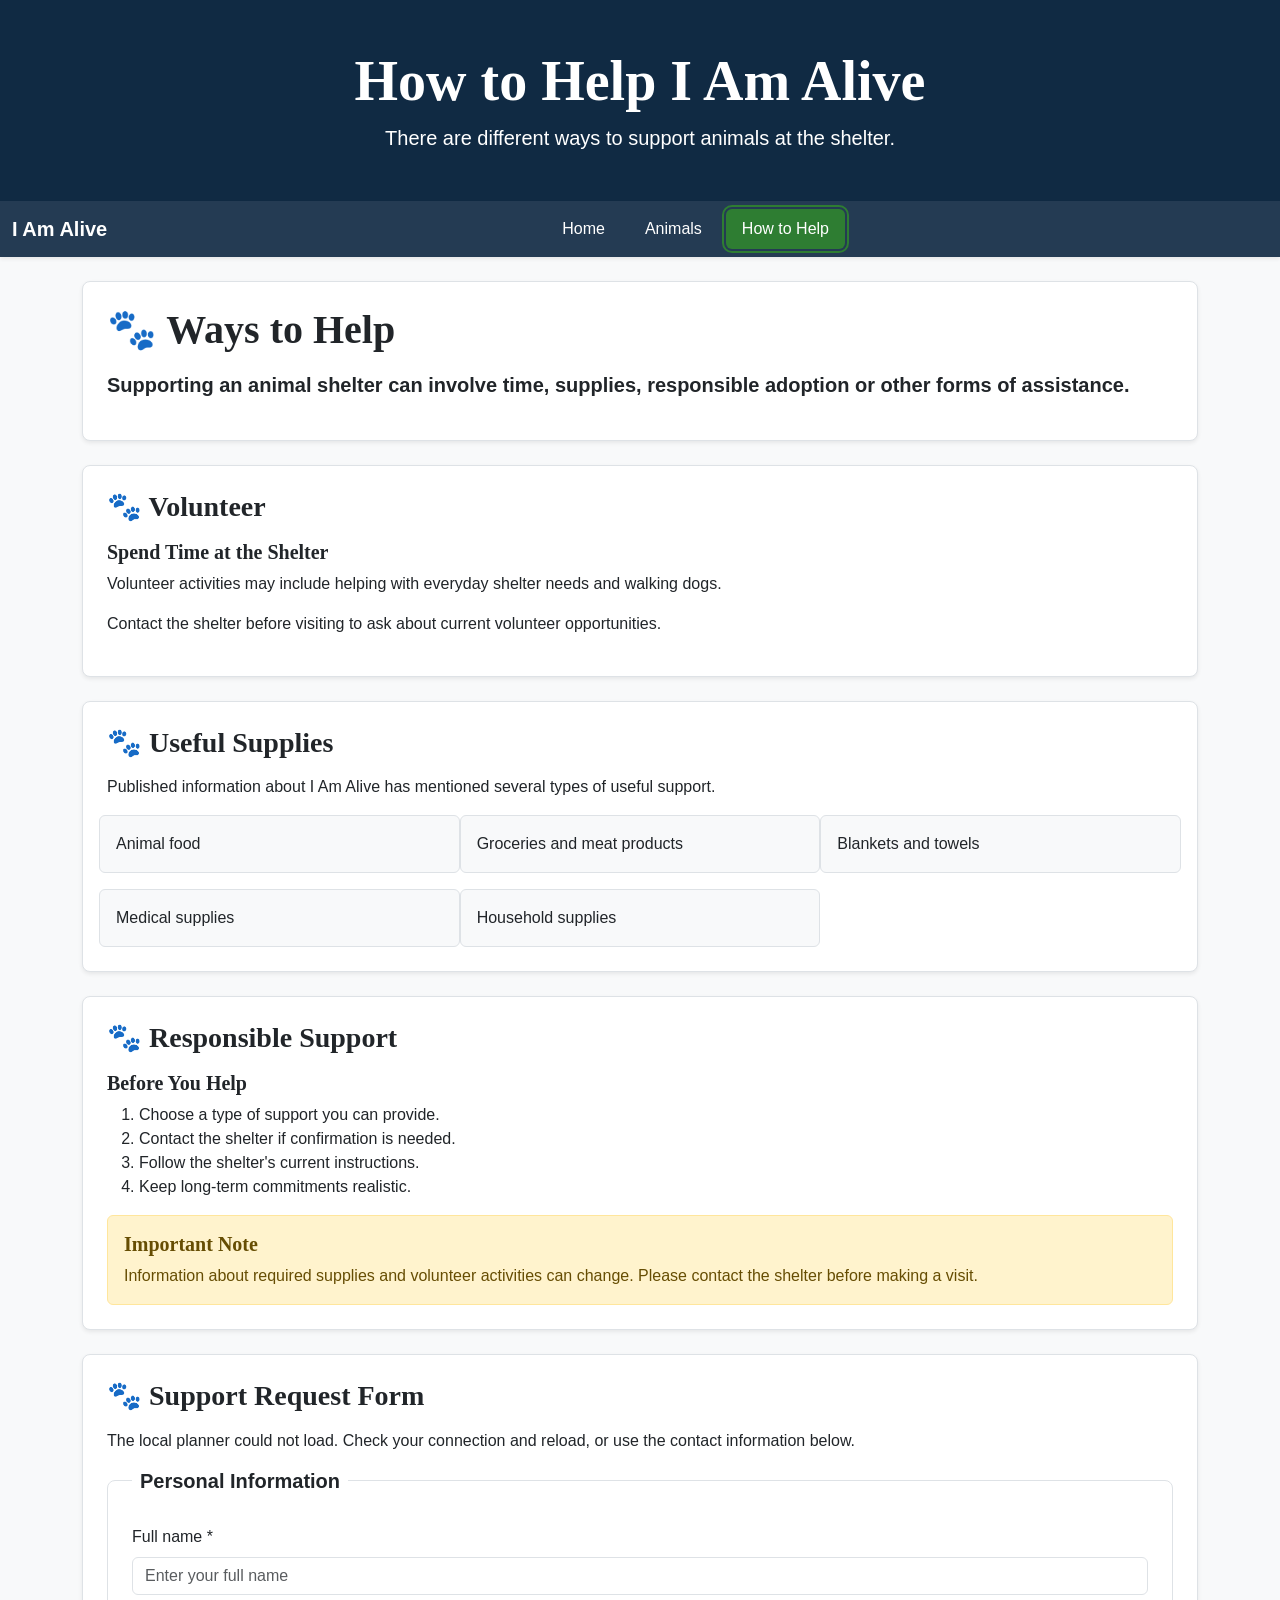
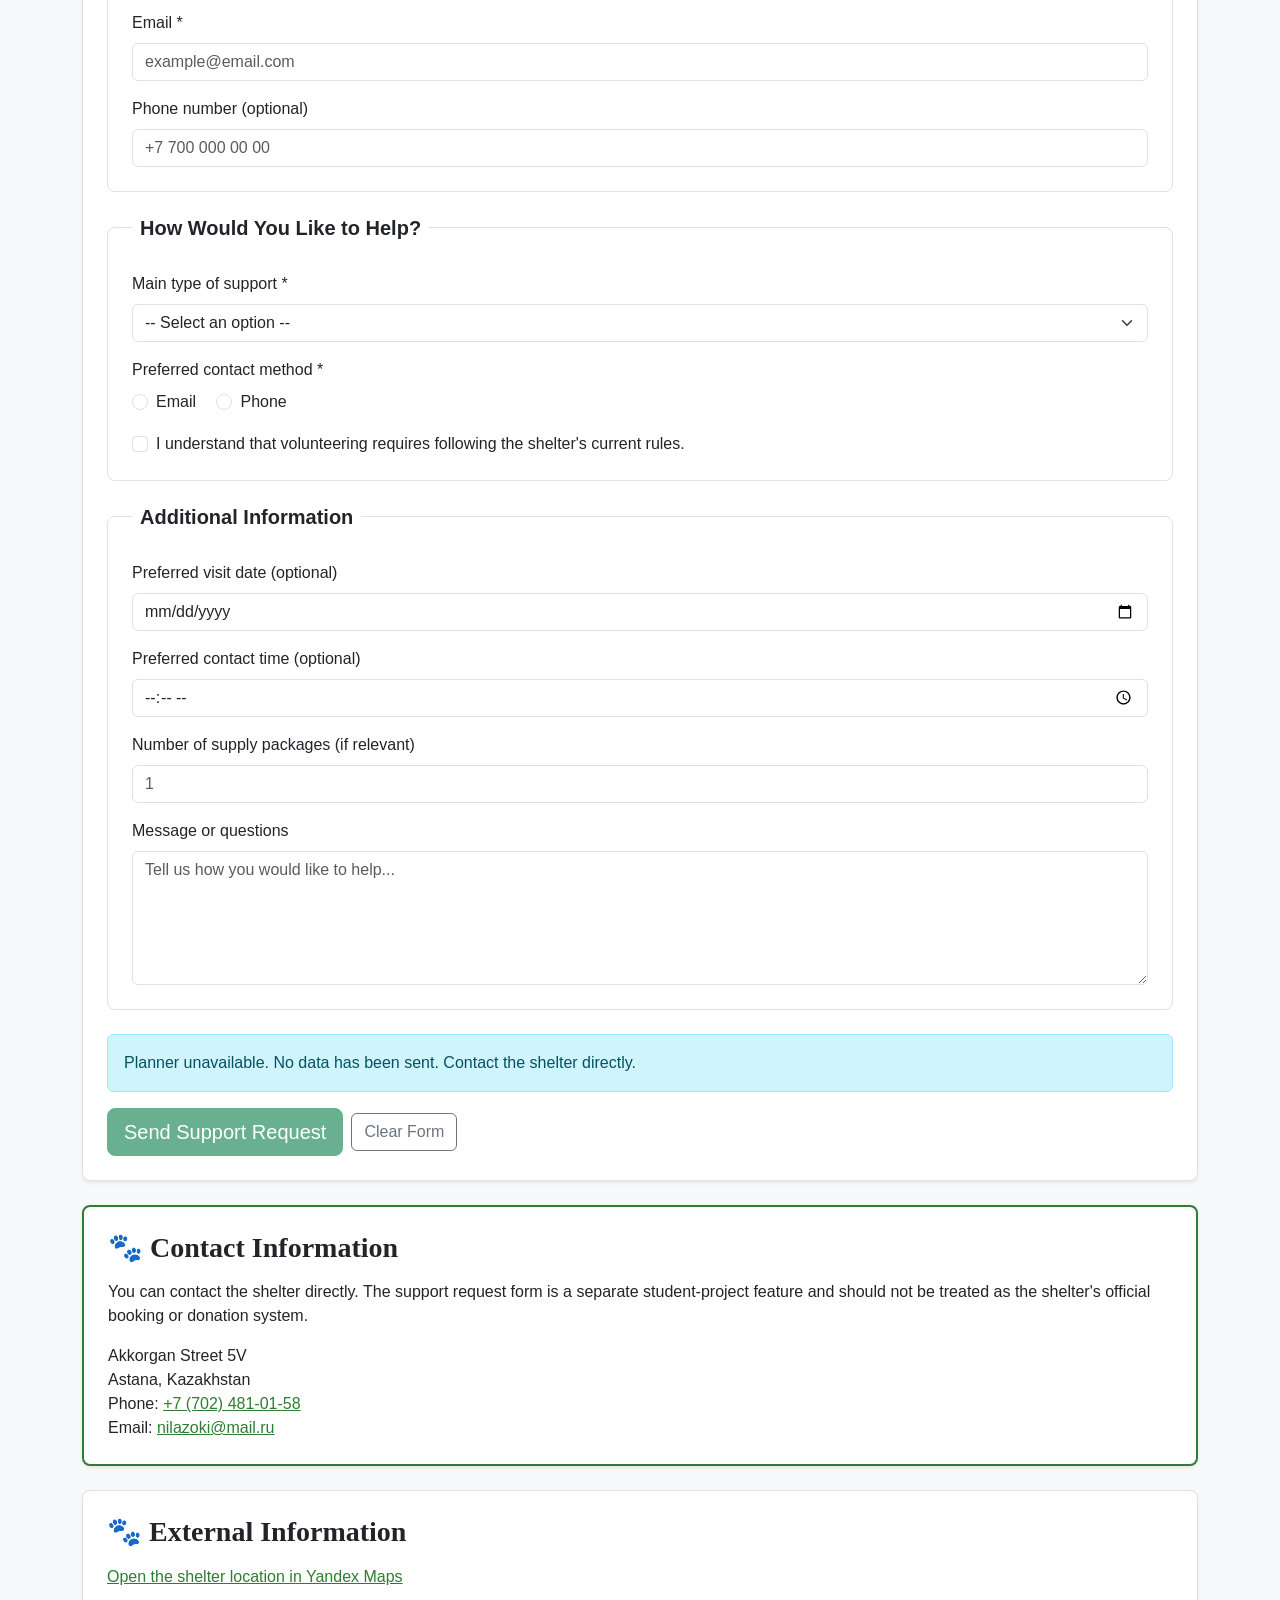
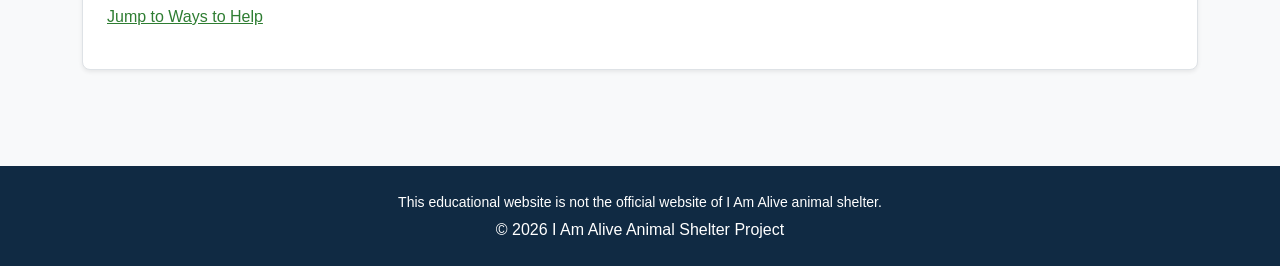
<file: help.html>
<!DOCTYPE html>
<html lang="en">
<head>
  <meta charset="utf-8"/>
  <meta content="width=device-width, initial-scale=1.0" name="viewport"/>
  <meta content="Ways to support I Am Alive animal shelter in Astana, Kazakhstan." name="description"/>
  <meta content="Bekkazy Bekarys" name="author"/>
  <!-- Author: Bekkazy Bekarys -->
  <title>I Am Alive — How to Help</title>

  <!-- Bootstrap 5.3.8 via CDN -->
  <link href="https://cdn.jsdelivr.net/npm/bootstrap@5.3.8/dist/css/bootstrap.min.css" rel="stylesheet"/>
  <link href="css/base.css" rel="stylesheet"/>
  <link href="css/bekarys.css" rel="stylesheet"/>
</head>

<body class="bg-light text-dark">

  <header class="bg-primary text-white text-center py-5" id="top">
    <h1 class="display-4 fw-bold mb-2">
      How to Help I Am Alive
    </h1>
    <p class="lead mb-0">
      There are different ways to support animals at the shelter.
    </p>
  </header>

  <nav aria-label="Main navigation" class="navbar navbar-expand-md navbar-dark bg-secondary shadow-sm">
    <!-- container-fluid keeps the navigation background and controls full width. -->
    <div class="container-fluid">
      <a class="navbar-brand fw-bold" href="index.html">
        I Am Alive
      </a>

      <button aria-controls="mainNavbar" aria-expanded="false" aria-label="Toggle navigation" class="navbar-toggler" id="navbar-toggle" data-bs-target="#mainNavbar" data-bs-toggle="collapse" type="button">
        <span class="navbar-toggler-icon"></span>
      </button>

      <div class="collapse navbar-collapse" id="mainNavbar">
        <ul class="navbar-nav mx-auto mb-2 mb-md-0 gap-md-2">
          <li class="nav-item">
            <a class="nav-link px-md-3" href="index.html">Home</a>
          </li>
          <li class="nav-item">
            <a class="nav-link px-md-3" href="animals.html">Animals</a>
          </li>
          <li class="nav-item">
            <a aria-current="page" class="nav-link px-md-3 active" href="help.html">How to Help</a>
          </li>
          
        </ul>
      </div>
    </div>
  </nav>

  <!-- container keeps the page content readable and centered on larger screens. -->
  <main class="container py-4">

    <section class="hero-section bg-white border rounded-3 shadow-sm p-4 mb-4" id="support">
      <h2 class="display-6 fw-bold mb-3">
        Ways to Help
      </h2>
      <p class="lead fw-semibold text-center text-md-start">
        Supporting an animal shelter can involve time, supplies, responsible adoption or other forms of assistance.
      </p>
    </section>

    <section class="volunteer-section bg-white border rounded-3 shadow-sm p-4 mb-4">
      <h2 class="h3 fw-bold mb-3">
        Volunteer
      </h2>
      <article class="support-card">
        <h3 class="h5 fw-semibold">
          Spend Time at the Shelter
        </h3>
        <p>
          Volunteer activities may include helping with everyday shelter needs and walking dogs.
        </p>
        <p>
          Contact the shelter before visiting to ask about current volunteer opportunities.
        </p>
      </article>
    </section>

    <section class="supplies-section bg-white border rounded-3 shadow-sm p-4 mb-4">
      <h2 class="h3 fw-bold mb-3">
        Useful Supplies
      </h2>
      <p>
        Published information about I Am Alive has mentioned several types of useful support.
      </p>

      <ul class="row g-3 list-unstyled mb-0">
        <li class="col-12 col-sm-6 col-lg-4 border rounded p-3 bg-light">Animal food</li>
        <li class="col-12 col-sm-6 col-lg-4 border rounded p-3 bg-light">Groceries and meat products</li>
        <li class="col-12 col-sm-6 col-lg-4 border rounded p-3 bg-light">Blankets and towels</li>
        <li class="col-12 col-sm-6 col-lg-4 border rounded p-3 bg-light">Medical supplies</li>
        <li class="col-12 col-sm-6 col-lg-4 border rounded p-3 bg-light">Household supplies</li>
      </ul>
    </section>

    <section class="responsible-support bg-white border rounded-3 shadow-sm p-4 mb-4">
      <h2 class="h3 fw-bold mb-3">
        Responsible Support
      </h2>

      <article>
        <h3 class="h5 fw-semibold">
          Before You Help
        </h3>
        <ol start="1">
          <li>Choose a type of support you can provide.</li>
          <li>Contact the shelter if confirmation is needed.</li>
          <li>Follow the shelter's current instructions.</li>
          <li>Keep long-term commitments realistic.</li>
        </ol>
      </article>

      <aside class="alert alert-warning mb-0">
        <h3 class="h5 fw-semibold">
          Important Note
        </h3>
        <p class="mb-0">
          Information about required supplies and volunteer activities can change. Please contact the shelter before making a visit.
        </p>
      </aside>
    </section>

    <section class="form-section bg-white border rounded-3 shadow-sm p-4 mb-4" id="support-form">
      <h2 class="h3 fw-bold mb-3">
        Support Request Form
      </h2>
      <p>
        Complete the form below to tell the shelter how you would like to help. Required fields are marked by the browser. When you submit the form, the request will be sent to the email address configured for this project through FormSubmit, an external form service.
      </p>

      <!-- Replace YOUR_EMAIL_HERE with the inbox that should receive support requests. -->
      <form action="https://formsubmit.co/bekkazyata@gmail.com" id="support-request-form" method="POST">
        <input name="_subject" type="hidden" value="New I Am Alive support request"/>
        <input name="_template" type="hidden" value="table"/>
        <input name="project" type="hidden" value="I Am Alive animal shelter project"/>
        <!-- Honeypot field helps the form service filter automated spam. -->
        <input aria-hidden="true" autocomplete="off" class="visually-hidden" name="_honey" tabindex="-1" type="text"/>

        <fieldset class="border rounded-3 p-3 p-md-4 mb-4">
          <legend class="float-none w-auto px-2 h5 fw-bold">Personal Information</legend>

          <div class="mb-3">
            <label class="form-label" for="full-name">Full name <span aria-hidden="true">*</span></label>
            <input autocomplete="name" class="form-control" id="full-name" name="full-name" placeholder="Enter your full name" required type="text"/>
          </div>

          <div class="mb-3">
            <label class="form-label" for="email">Email <span aria-hidden="true">*</span></label>
            <input autocomplete="email" class="form-control" id="email" name="email" placeholder="example@email.com" required type="email"/>
          </div>

          <div class="mb-0">
            <label class="form-label" for="phone">Phone number (optional)</label>
            <input autocomplete="tel" class="form-control" id="phone" name="phone" placeholder="+7 700 000 00 00" type="tel"/>
          </div>
        </fieldset>

        <fieldset class="border rounded-3 p-3 p-md-4 mb-4">
          <legend class="float-none w-auto px-2 h5 fw-bold">How Would You Like to Help?</legend>

          <div class="mb-3">
            <label class="form-label" for="help-type">Main type of support <span aria-hidden="true">*</span></label>
            <select class="form-select" id="help-type" name="help-type" required>
              <option value="">-- Select an option --</option>
              <option value="volunteer">Volunteer</option>
              <option value="supplies">Donate supplies</option>
              <option value="adoption">Learn about adoption</option>
              <option value="other">Other support</option>
            </select>
          </div>

          <fieldset class="mb-3">
            <legend class="form-label fs-6">Preferred contact method <span aria-hidden="true">*</span></legend>
            <div class="form-check form-check-inline">
              <input class="form-check-input" id="contact-email" name="contact-method" required type="radio" value="email"/>
              <label class="form-check-label" for="contact-email">Email</label>
            </div>
            <div class="form-check form-check-inline">
              <input class="form-check-input" id="contact-phone" name="contact-method" required type="radio" value="phone"/>
              <label class="form-check-label" for="contact-phone">Phone</label>
            </div>
          </fieldset>

          <div class="form-check mb-0">
            <input class="form-check-input" id="volunteer-agreement" name="volunteer-agreement" type="checkbox" value="yes"/>
            <label class="form-check-label" for="volunteer-agreement">I understand that volunteering requires following the shelter's current rules.</label>
          </div>
        </fieldset>

        <fieldset class="border rounded-3 p-3 p-md-4 mb-4">
          <legend class="float-none w-auto px-2 h5 fw-bold">Additional Information</legend>

          <div class="mb-3">
            <label class="form-label" for="visit-date">Preferred visit date (optional)</label>
            <input class="form-control" id="visit-date" name="visit-date" type="date"/>
          </div>

          <div class="mb-3">
            <label class="form-label" for="support-time">Preferred contact time (optional)</label>
            <input class="form-control" id="support-time" name="support-time" type="time"/>
          </div>

          <div class="mb-3">
            <label class="form-label" for="quantity">Number of supply packages (if relevant)</label>
            <input class="form-control" id="quantity" max="20" min="1" name="quantity" placeholder="1" type="number"/>
          </div>

          <div class="mb-0">
            <label class="form-label" for="message">Message or questions</label>
            <textarea class="form-control" id="message" name="message" placeholder="Tell us how you would like to help..." rows="5"></textarea>
          </div>
        </fieldset>

        <div class="form-result alert alert-info" id="form-result" role="status">
          After you submit the form, FormSubmit will process the request and show its confirmation page. This project does not store submissions in a local database.
        </div>

        <p class="d-flex flex-wrap gap-2 align-items-center mb-0">
          <button class="btn btn-success btn-lg" id="submit-support-request" type="submit">Send Support Request</button>
          <button class="btn btn-outline-secondary" id="reset-support-form" type="reset">Clear Form</button>
        </p>
      </form>
    </section>

    <section class="contact-section bg-white border border-success border-2 rounded-3 shadow-sm p-4 mb-4" id="contact">
      <h2 class="h3 fw-bold mb-3">
        Contact Information
      </h2>
      <p>
        You can contact the shelter directly. The support request form is a separate student-project feature and should not be treated as the shelter's official booking or donation system.
      </p>
      <address class="mb-0">
        Akkorgan Street 5V<br/>
        Astana, Kazakhstan<br/>
        Phone: <a href="tel:+77024810158">+7 (702) 481-01-58</a><br/>
        Email: <a href="mailto:nilazoki@mail.ru">nilazoki@mail.ru</a>
      </address>
    </section>

    <section class="external-links bg-white border rounded-3 shadow-sm p-4 mb-4">
      <h2 class="h3 fw-bold mb-3">
        External Information
      </h2>
      <p>
        <a href="https://yandex.kz/maps/ru/org/ya_zhivoy/231771024536/" rel="noopener noreferrer" target="_blank">
          Open the shelter location in Yandex Maps
        </a>
      </p>
      <p>
        <a href="#support">Jump to Ways to Help</a>
      </p>
      <p class="mb-0">
        <a href="#top">Return to the top</a>
      </p>
    </section>

  </main>

  <footer class="bg-primary text-white text-center py-4 mt-5">
    <p class="mb-1">
      <small>This educational website is not the official website of I Am Alive animal shelter.</small>
    </p>
    <p class="mb-0">
      &copy; 2026 I Am Alive Animal Shelter Project
    </p>
  </footer>

  <script src="js/main.js" defer></script>
  <script src="js/help.js" defer></script>
  <!-- Bootstrap 5.3.8 JavaScript bundle for responsive components such as the navbar toggler. -->
  <script src="https://cdn.jsdelivr.net/npm/bootstrap@5.3.8/dist/js/bootstrap.bundle.min.js"></script>

</body>
</html>
</file>
<file: css/bekarys.css>
/* Personal Assignment 3 corrections kept intentionally small. */
.highlight-text {
    letter-spacing: 0.02em;
}

.contact-box {
    border-color: rgb(46, 125, 50);
}

.opening-hours {
    font-weight: 700;
}

.animal-image {
    height: 280px;
    object-fit: cover;
}

/* Midterm: state classes prepared for future JavaScript. They are not triggered yet. */
.is-hidden {
    display: none !important;
}

.is-active {
    outline: 2px solid rgb(46, 125, 50);
    outline-offset: 2px;
}

.is-selected {
    border-color: rgb(46, 125, 50) !important;
    box-shadow: 0 0 0 0.2rem rgba(46, 125, 50, 0.15);
}

.has-error {
    border-color: #b02a37 !important;
}

.is-success {
    border-color: rgb(46, 125, 50) !important;
    background-color: #f0f8f0;
}

/* Keep the future result hook readable if a message is inserted into it. */
.form-result:empty {
    display: none;
}
</file>
<file: css/base.css>
/* Assignment 3 correction layer: Bootstrap handles layout, spacing, grid, buttons and responsiveness. */
:root {
    --bs-primary-rgb: 16, 42, 67;
    --bs-secondary-rgb: 36, 59, 83;
    --bs-success-rgb: 46, 125, 50;
}

body {
    background-color: #F0F4F8;
    color: #102A43;
    font-family: Arial, Helvetica, sans-serif;
}

h1, h2, h3 {
    font-family: Georgia, "Times New Roman", Times, serif;
}

header h1, header p, footer, footer a {
    color: white;
}

.navbar-brand, .navbar .nav-link {
    color: white;
}

.navbar .nav-link:hover,
.navbar .nav-link:focus,
.navbar .nav-link.active {
    color: white;
    background-color: rgb(46, 125, 50);
    border-radius: 0.375rem;
}

section:first-child {
    border-top: 4px solid rgb(46, 125, 50);
}

section h2::before {
    content: "🐾 ";
}

a {
    color: #2E7D32;
}

mark {
    background-color: #fff3cd;
}

code, pre, samp {
    font-family: Consolas, "Courier New", monospace;
}
</file>
